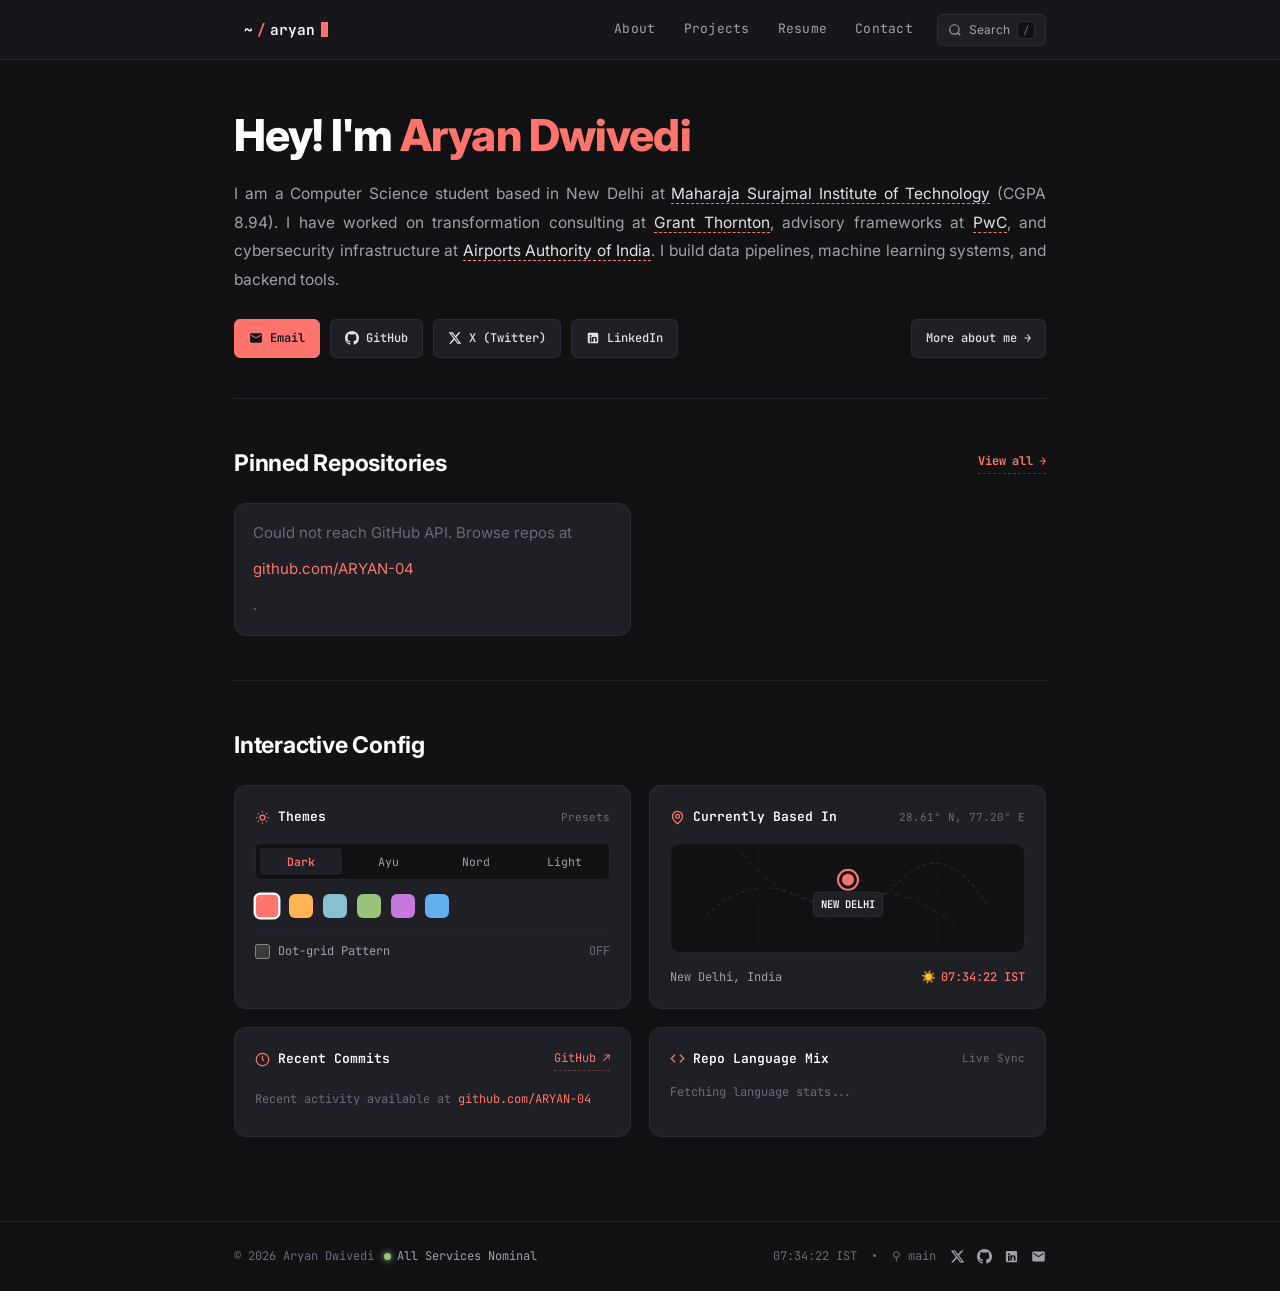
<file: index.html>
<!DOCTYPE html>
<html lang="en">
<head>
  <meta charset="UTF-8">
  <meta name="viewport" content="width=device-width, initial-scale=1.0">
  <title>Aryan Dwivedi | Portfolio</title>
  <meta name="description" content="Portfolio of Aryan Dwivedi. B.Tech CSE (AI/ML) student, New Delhi. Exploring data pipelines, machine learning, and developer tooling.">
  <meta name="author" content="Aryan Dwivedi">
  <meta name="keywords" content="Aryan Dwivedi, Machine Learning, Python, Golang, Data Engineering, Software Engineer, Portfolio, MSIT">
  <meta name="theme-color" content="#121215">
  <meta name="color-scheme" content="dark light">
  <link rel="canonical" href="https://aryan-04.github.io/">
  <link rel="icon" type="image/svg+xml" href="cat.svg">
  <link rel="preconnect" href="https://api.github.com">

  <!-- Open Graph / Facebook / LinkedIn / WhatsApp -->
  <meta property="og:type" content="website">
  <meta property="og:site_name" content="Aryan Dwivedi">
  <meta property="og:title" content="Aryan Dwivedi | Developer Portfolio">
  <meta property="og:description" content="B.Tech CSE (AI/ML) student specializing in data engineering, machine learning pipelines, and backend tooling.">
  <meta property="og:url" content="https://aryan-04.github.io/">
  <meta property="og:image" content="https://aryan-04.github.io/cat.svg">

  <!-- Twitter / X Cards -->
  <meta name="twitter:card" content="summary">
  <meta name="twitter:site" content="@aryand208">
  <meta name="twitter:creator" content="@aryand208">
  <meta name="twitter:title" content="Aryan Dwivedi | Developer Portfolio">
  <meta name="twitter:description" content="B.Tech CSE (AI/ML) student specializing in data engineering, machine learning pipelines, and backend tooling.">
  <meta name="twitter:image" content="https://aryan-04.github.io/cat.svg">

  <!-- JSON-LD Structured Data for Google Knowledge Graph -->
  <script type="application/ld+json">
  {
    "@context": "https://schema.org",
    "@type": "Person",
    "name": "Aryan Dwivedi",
    "url": "https://aryan-04.github.io/",
    "jobTitle": "Software & Machine Learning Engineer",
    "affiliation": {
      "@type": "EducationalOrganization",
      "name": "Maharaja Surajmal Institute of Technology"
    },
    "sameAs": [
      "https://github.com/ARYAN-04",
      "https://x.com/aryand208",
      "https://linkedin.com/in/aryan-dwivedi-5905a51ba/"
    ],
    "knowsAbout": [
      "Python",
      "Golang",
      "Machine Learning",
      "Data Engineering",
      "SQL",
      "Docker",
      "Cloud Infrastructure"
    ]
  }
  </script>

  <link rel="stylesheet" href="style.css">
</head>
<body>

  <!-- Navigation -->
  <header class="top-nav">
    <div class="shell nav-inner">
      <a href="./" class="nav-prompt">
        <span>~</span><span class="slash">/</span><span>aryan</span><span class="cursor-blink"></span>
      </a>
      <div class="nav-right">
        <nav class="main-links" aria-label="Main Navigation">
          <a href="about">About</a>
          <a href="projects">Projects</a>
          <a href="resume">Resume</a>
          <a href="contact">Contact</a>
        </nav>
        <button class="search-trigger" id="palette-trigger" aria-label="Open command palette">
          <svg width="14" height="14" viewBox="0 0 24 24" fill="none" stroke="currentColor" stroke-width="2"><circle cx="11" cy="11" r="8"/><path d="m21 21-4.3-4.3"/></svg>
          <span class="search-label">Search</span>
          <kbd>/</kbd>
        </button>
      </div>
    </div>
  </header>

  <main class="shell">

    <!-- Hero Section -->
    <section class="hero">
      <h1 class="hero-title">Hey! I'm <span class="accent">Aryan Dwivedi</span></h1>
      <p class="hero-lead">
        I am a Computer Science student based in New Delhi at <a href="https://msit.in" target="_blank" rel="noopener">Maharaja Surajmal Institute of Technology</a> (CGPA 8.94). I have worked on transformation consulting at <a href="https://www.grantthornton.in" target="_blank" rel="noopener">Grant Thornton</a>, advisory frameworks at <a href="https://www.pwc.in" target="_blank" rel="noopener">PwC</a>, and cybersecurity infrastructure at <a href="https://www.aai.aero" target="_blank" rel="noopener">Airports Authority of India</a>. I build data pipelines, machine learning systems, and backend tools.
      </p>

      <div class="hero-actions">
        <a href="mailto:aryandwivedi208@gmail.com" class="btn primary">
          <svg viewBox="0 0 24 24" fill="currentColor"><path d="M20 4H4c-1.1 0-2 .9-2 2v12c0 1.1.9 2 2 2h16c1.1 0 2-.9 2-2V6c0-1.1-.9-2-2-2zm0 4l-8 5-8-5V6l8 5 8-5v2z"/></svg>
          <span>Email</span>
        </a>
        <a href="https://github.com/ARYAN-04" target="_blank" rel="noopener" class="btn">
          <svg viewBox="0 0 24 24" fill="currentColor"><path d="M12 0C5.37 0 0 5.37 0 12c0 5.31 3.435 9.795 8.205 11.385.6.105.825-.255.825-.57 0-.285-.015-1.23-.015-2.235-3.015.555-3.795-.735-4.035-1.41-.135-.345-.72-1.41-1.23-1.695-.42-.225-1.02-.78-.015-.795.945-.015 1.62.87 1.845 1.23 1.08 1.815 2.805 1.305 3.495.99.105-.78.42-1.305.765-1.605-2.67-.3-5.46-1.335-5.46-5.925 0-1.305.465-2.385 1.23-3.225-.12-.3-.54-1.53.12-3.18 0 0 1.005-.315 3.3 1.23.96-.27 1.98-.405 3-.405s2.04.135 3 .405c2.295-1.56 3.3-1.23 3.3-1.23.66 1.65.24 2.88.12 3.18.765.84 1.23 1.905 1.23 3.225 0 4.605-2.805 5.625-5.475 5.925.435.375.81 1.095.81 2.22 0 1.605-.015 2.895-.015 3.3 0 .315.225.69.825.57A12.02 12.02 0 0 0 24 12c0-6.63-5.37-12-12-12z"/></svg>
          <span>GitHub</span>
        </a>
        <a href="https://x.com/aryand208" target="_blank" rel="noopener" class="btn">
          <svg viewBox="0 0 24 24" fill="currentColor"><path d="M18.244 2.25h3.308l-7.227 8.26 8.502 11.24H16.17l-5.214-6.817L4.99 21.75H1.68l7.73-8.835L1.254 2.25H8.08l4.713 6.231zm-1.161 17.52h1.833L7.084 4.126H5.117z"/></svg>
          <span>X (Twitter)</span>
        </a>
        <a href="https://linkedin.com/in/aryan-dwivedi-5905a51ba/" target="_blank" rel="noopener" class="btn">
          <svg viewBox="0 0 24 24" fill="currentColor"><path d="M19 3a2 2 0 0 1 2 2v14a2 2 0 0 1-2 2H5a2 2 0 0 1-2-2V5a2 2 0 0 1 2-2h14m-.5 15.5v-5.3a3.26 3.26 0 0 0-3.26-3.26c-.85 0-1.84.52-2.28 1.3v-1.11h-2.79v8.37h2.79v-4.93c0-.77.62-1.4 1.39-1.4a1.4 1.4 0 0 1 1.4 1.4v4.93h2.75M6.46 10.9v8.37H9.2V10.9H6.46M7.83 6.64a1.64 1.64 0 1 0 0 3.28 1.64 1.64 0 0 0 0-3.28z"/></svg>
          <span>LinkedIn</span>
        </a>
        <a href="about" class="btn" style="margin-left:auto;">More about me &rarr;</a>
      </div>
    </section>

    <!-- Dynamic Repos Section (Limited to 2) -->
    <section>
      <h2 class="section-heading">
        <span>Pinned Repositories</span>
        <a href="projects" class="section-sublink">View all &rarr;</a>
      </h2>

      <div class="projects-grid" id="pinned-repos-grid">
        <div class="term-card">
          <div class="term-body" style="font-family:var(--mono);font-size:13px;color:var(--text-muted);">
            Connecting to GitHub API to track repositories...
          </div>
        </div>
      </div>
    </section>

    <!-- Expanded Bento Section: Theme Picker & Location Widgets -->
    <section>
      <h2 class="section-heading">Interactive Config</h2>

      <div class="bento-row">
        
        <!-- Expanded Theme Picker Widget -->
        <div class="bento-card" id="theme-picker-widget">
          <!-- Populated by main.js -->
        </div>

        <!-- Expanded Location Widget -->
        <div class="bento-card">
          <div class="bento-header">
            <div class="bento-title">
              <svg viewBox="0 0 24 24" fill="none" stroke="currentColor" stroke-width="2"><path d="M20 10c0 6-8 12-8 12s-8-6-8-12a8 8 0 0 1 16 0Z"/><circle cx="12" cy="10" r="3"/></svg>
              Currently Based In
            </div>
            <span style="font-family:var(--mono);font-size:11px;color:var(--text-muted);">28.61° N, 77.20° E</span>
          </div>

          <div class="location-map-container">
            <svg class="location-map-svg" viewBox="0 0 400 120" xmlns="http://www.w3.org/2000/svg">
              <defs>
                <pattern id="grid" width="20" height="20" patternUnits="userSpaceOnUse">
                  <path d="M 20 0 L 0 0 0 20" fill="none" stroke="var(--border)" stroke-width="0.75"/>
                </pattern>
              </defs>
              <rect width="100%" height="100%" fill="url(#grid)" />
              <path d="M 40,80 Q 90,30 150,60 T 260,40 T 360,70" fill="none" stroke="var(--accent)" stroke-width="1.5" stroke-dasharray="4 4" opacity="0.4"/>
              <path d="M 80,10 Q 140,80 200,60 T 320,90" fill="none" stroke="var(--blue)" stroke-width="1.5" stroke-dasharray="6 6" opacity="0.3"/>
            </svg>
            <div class="location-marker">
              <div class="marker-pulse"></div>
              <div class="marker-tag">NEW DELHI</div>
            </div>
          </div>

          <div class="location-footer">
            <span>New Delhi, India</span>
            <span class="live-clock">
              <span class="live-clock-icon">☀️</span>
              <span class="live-clock-time">19:25:00 IST</span>
            </span>
          </div>
        </div>

      </div>

      <!-- Activity & Language Mix Row -->
      <div class="activity-grid">
        <div class="activity-card">
          <div class="bento-header">
            <div class="bento-title">
              <svg viewBox="0 0 24 24" fill="none" stroke="currentColor" stroke-width="2"><circle cx="12" cy="12" r="10"/><polyline points="12 6 12 12 14 14"/></svg>
              Recent Commits
            </div>
            <a href="https://github.com/ARYAN-04" target="_blank" rel="noopener" class="section-sublink">GitHub ↗</a>
          </div>
          <div class="commit-list" id="recent-commits-list">
            <div class="commit-item" style="color:var(--text-muted);font-family:var(--mono);">
              Fetching latest GitHub commits...
            </div>
          </div>
        </div>

        <div class="activity-card">
          <div class="bento-header">
            <div class="bento-title">
              <svg viewBox="0 0 24 24" fill="none" stroke="currentColor" stroke-width="2"><polyline points="16 18 22 12 16 6"/><polyline points="8 6 2 12 8 18"/></svg>
              Repo Language Mix
            </div>
            <span style="font-family:var(--mono);font-size:11px;color:var(--text-muted);">Live Sync</span>
          </div>
          <div id="lang-bar-container">
            <div style="font-family:var(--mono);font-size:12px;color:var(--text-muted);">Fetching language stats...</div>
          </div>
        </div>
      </div>
    </section>

  </main>

  <!-- Footer -->
  <footer class="bottom-bar">
    <div class="shell footer-inner">
      <div class="footer-left">
        <span>&copy; 2026 Aryan Dwivedi</span>
        <span class="status-indicator">
          <span class="status-dot"></span>
          All Services Nominal
        </span>
      </div>
      <div class="footer-right">
        <span class="live-clock-time">IST</span>
        <span>&bull;</span>
        <span style="font-family:var(--mono);">⚲ main</span>
        <div class="footer-socials">
          <a href="https://x.com/aryand208" target="_blank" rel="noopener" title="X (@aryand208)">
            <svg viewBox="0 0 24 24" fill="currentColor"><path d="M18.244 2.25h3.308l-7.227 8.26 8.502 11.24H16.17l-5.214-6.817L4.99 21.75H1.68l7.73-8.835L1.254 2.25H8.08l4.713 6.231zm-1.161 17.52h1.833L7.084 4.126H5.117z"/></svg>
          </a>
          <a href="https://github.com/ARYAN-04" target="_blank" rel="noopener" title="GitHub">
            <svg viewBox="0 0 24 24" fill="currentColor"><path d="M12 0C5.37 0 0 5.37 0 12c0 5.31 3.435 9.795 8.205 11.385.6.105.825-.255.825-.57 0-.285-.015-1.23-.015-2.235-3.015.555-3.795-.735-4.035-1.41-.135-.345-.72-1.41-1.23-1.695-.42-.225-1.02-.78-.015-.795.945-.015 1.62.87 1.845 1.23 1.08 1.815 2.805 1.305 3.495.99.105-.78.42-1.305.765-1.605-2.67-.3-5.46-1.335-5.46-5.925 0-1.305.465-2.385 1.23-3.225-.12-.3-.54-1.53.12-3.18 0 0 1.005-.315 3.3 1.23.96-.27 1.98-.405 3-.405s2.04.135 3 .405c2.295-1.56 3.3-1.23 3.3-1.23.66 1.65.24 2.88.12 3.18.765.84 1.23 1.905 1.23 3.225 0 4.605-2.805 5.625-5.475 5.925.435.375.81 1.095.81 2.22 0 1.605-.015 2.895-.015 3.3 0 .315.225.69.825.57A12.02 12.02 0 0 0 24 12c0-6.63-5.37-12-12-12z"/></svg>
          </a>
          <a href="https://linkedin.com/in/aryan-dwivedi-5905a51ba/" target="_blank" rel="noopener" title="LinkedIn">
            <svg viewBox="0 0 24 24" fill="currentColor"><path d="M19 3a2 2 0 0 1 2 2v14a2 2 0 0 1-2 2H5a2 2 0 0 1-2-2V5a2 2 0 0 1 2-2h14m-.5 15.5v-5.3a3.26 3.26 0 0 0-3.26-3.26c-.85 0-1.84.52-2.28 1.3v-1.11h-2.79v8.37h2.79v-4.93c0-.77.62-1.4 1.39-1.4a1.4 1.4 0 0 1 1.4 1.4v4.93h2.75M6.46 10.9v8.37H9.2V10.9H6.46M7.83 6.64a1.64 1.64 0 1 0 0 3.28 1.64 1.64 0 0 0 0-3.28z"/></svg>
          </a>
          <a href="mailto:aryandwivedi208@gmail.com" title="Email">
            <svg viewBox="0 0 24 24" fill="currentColor"><path d="M20 4H4c-1.1 0-2 .9-2 2v12c0 1.1.9 2 2 2h16c1.1 0 2-.9 2-2V6c0-1.1-.9-2-2-2zm0 4l-8 5-8-5V6l8 5 8-5v2z"/></svg>
          </a>
        </div>
      </div>
    </div>
  </footer>

  <script src="main.js"></script>
</body>
</html>
</file>
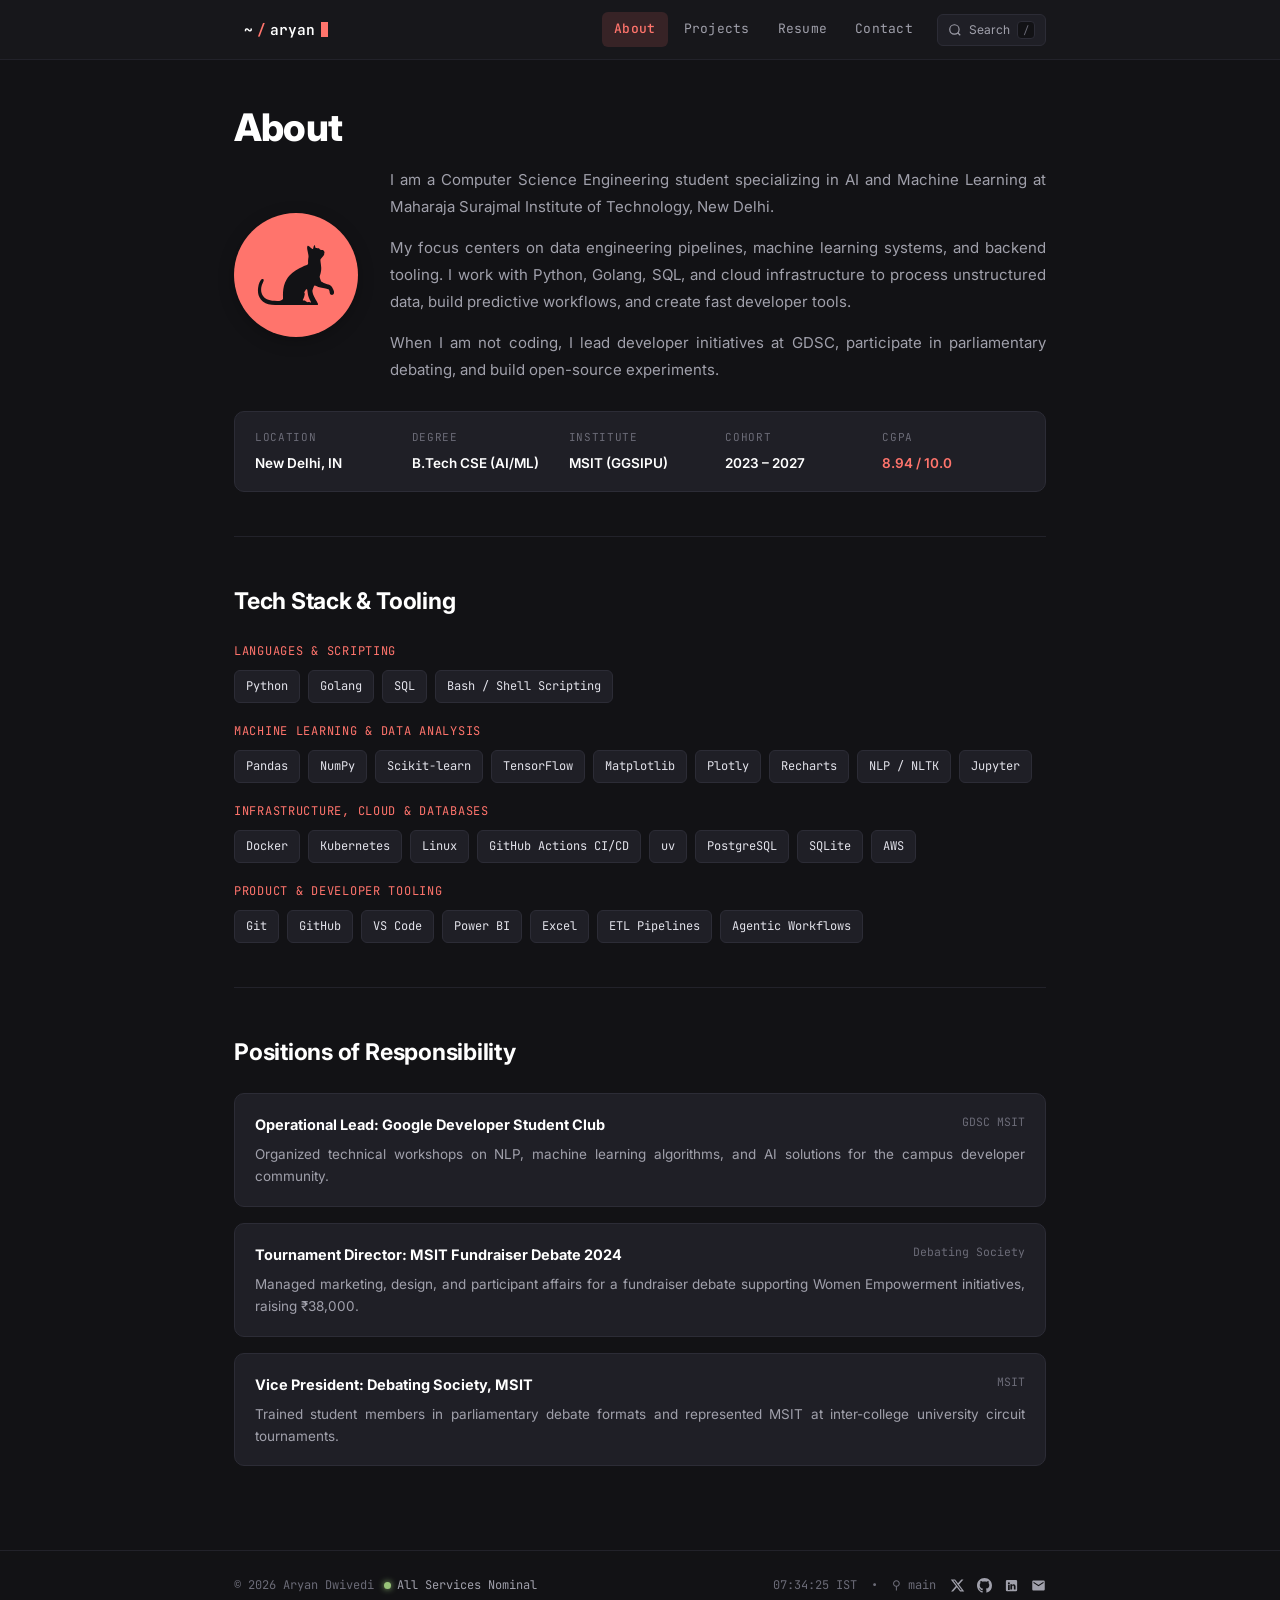
<file: about.html>
<!DOCTYPE html>
<html lang="en">
<head>
  <meta charset="UTF-8">
  <meta name="viewport" content="width=device-width, initial-scale=1.0">
  <title>About | Aryan Dwivedi</title>
  <meta name="description" content="Background, focus, education at MSIT, and technical stack of Aryan Dwivedi.">
  <meta name="theme-color" content="#121215">
  <meta name="color-scheme" content="dark light">
  <link rel="canonical" href="https://aryan-04.github.io/about.html">
  <link rel="icon" type="image/svg+xml" href="cat.svg">

  <!-- Open Graph -->
  <meta property="og:type" content="profile">
  <meta property="og:site_name" content="Aryan Dwivedi">
  <meta property="og:title" content="About | Aryan Dwivedi">
  <meta property="og:description" content="Background, education, machine learning competencies, and leadership experience of Aryan Dwivedi.">
  <meta property="og:url" content="https://aryan-04.github.io/about.html">
  <meta property="og:image" content="https://aryan-04.github.io/cat.svg">

  <!-- Twitter / X Cards -->
  <meta name="twitter:card" content="summary">
  <meta name="twitter:site" content="@aryand208">
  <meta name="twitter:title" content="About | Aryan Dwivedi">
  <meta name="twitter:description" content="Background, education, machine learning competencies, and leadership experience of Aryan Dwivedi.">
  <meta name="twitter:image" content="https://aryan-04.github.io/cat.svg">

  <!-- Breadcrumb Structured Data -->
  <script type="application/ld+json">
  {
    "@context": "https://schema.org",
    "@type": "BreadcrumbList",
    "itemListElement": [
      {
        "@type": "ListItem",
        "position": 1,
        "name": "Home",
        "item": "https://aryan-04.github.io/"
      },
      {
        "@type": "ListItem",
        "position": 2,
        "name": "About",
        "item": "https://aryan-04.github.io/about.html"
      }
    ]
  }
  </script>

  <link rel="stylesheet" href="style.css">
</head>
<body>

  <!-- Navigation -->
  <header class="top-nav">
    <div class="shell nav-inner">
      <a href="./" class="nav-prompt">
        <span>~</span><span class="slash">/</span><span>aryan</span><span class="cursor-blink"></span>
      </a>
      <div class="nav-right">
        <nav class="main-links" aria-label="Main Navigation">
          <a href="about">About</a>
          <a href="projects">Projects</a>
          <a href="resume">Resume</a>
          <a href="contact">Contact</a>
        </nav>
        <button class="search-trigger" id="palette-trigger" aria-label="Open command palette">
          <svg width="14" height="14" viewBox="0 0 24 24" fill="none" stroke="currentColor" stroke-width="2"><circle cx="11" cy="11" r="8"/><path d="m21 21-4.3-4.3"/></svg>
          <span class="search-label">Search</span>
          <kbd>/</kbd>
        </button>
      </div>
    </div>
  </header>

  <main class="shell">

    <!-- Bio & Details Section -->
    <section>
      <h1 class="page-title">About</h1>

      <!-- Bio Header: Cat Circle + Bio Prose -->
      <div class="bio-top">
        <div class="avatar-circle">
          <svg class="avatar-svg" viewBox="0 0 700 700" fill="none" xmlns="http://www.w3.org/2000/svg">
            <g transform="matrix(1.25 0 0 -1.25 0 700)">
              <g transform="matrix(.96453 0 0 .96453 539.72 165.1)">
                <path
                  fill="currentColor"
                  d="m0 0c-2.338 17.768-19.638 45.355-33.666 50.031-14.027 4.676-55.174 19.17-57.979 25.717-2.805 6.546-11.222 27.119-9.819 33.197 1.403 6.079 12.624 36.471 10.754 64.059-1.87 27.587-7.949 50.03-5.143 56.108 2.805 6.079 25.95 29.907 25.95 35.536 0 8.183 2.338 10.754 2.448 15.355 0.063 2.648-4.963 11.659-8.498 14.284-3.535 2.624-20.835 3.56-24.108 5.898-3.273 2.337-3.772 7.078-8.005 8.023-3.472 0.775-6.958-0.543-10.231-0.075s-6.078 2.338-8.416 1.87c-2.338-0.467-3.624 0.351-5.027 4.56-1.403 4.208-4.208 17.299-5.968 17.649-1.849 0.366-6.773-7.947-7.942-17.299-1.169-9.351-1.557-11.473-5.805-11.698s-27.041 24.266-32.711 23.359-8.709-8.855-3.332-35.04c5.377-26.184 8.65-36.938 6.546-46.758-2.104-9.819-3.273-26.885-2.806-34.367 0.468-7.48 0.468-14.261-1.87-16.365s-105.82-34.863-149.16-104.74c-37.406-60.318-23.379-134.66-26.652-139.34-4.397-6.283-22.883-14.831-37.406-14.963-56.398-0.51-83.601 10.175-99.415 29.415-28.055 34.133-16.833 75.747-7.949 93.983 4.776 9.804 8.637 21.411 8.416 25.716-0.233 4.56-9.39 9.408-16.833 2.338-9.351-8.884-18.968-28.786-22.911-57.512-3.273-23.845-4.767-79.389 52.658-109.37 29.636-15.473 77.15-13.456 123.44-13.456h240.8s7.657 0 7.657 6.442c0 4.793-26.36 47.225-31.503 60.786-5.144 13.559-9.352 30.392-8.417 35.068 0.936 4.675 8.325 31.526 13.748 35.401s18.048-8.282 42.829-12.958c24.782-4.675 52.369-9.351 57.044-13.092 4.676-3.741 7.539-11.84 7.745-16.909 0.204-5.067 3.01-20.964 12.361-22.368 9.351-1.375 21.508 3.768 19.17 21.536m-162.25-74.345c-1.169-2.338-6.546-0.233-10.053 1.169-3.507 1.404-8.183-1.169-13.793-1.402-5.611-0.235-16.366 10.988-20.234 12.682-3.868 1.693-9.458-0.292-12.132 0-2.674 0.29-2.796 3.523-2.796 3.523 7.856 11.296 12.952 33.124 13.887 40.605 0.935 7.482-4.124 13.933-4.124 13.933s10.202 16.226 11.839 19.265c1.636 3.04 6.78 3.273 8.884 1.871 2.104-1.404 5.143-31.094 8.65-46.057 3.507-14.962 18.002-39.276 19.872-45.589"
                />
              </g>
            </g>
          </svg>
        </div>
        <div class="bio-prose">
          <p>
            I am a Computer Science Engineering student specializing in AI and Machine Learning at Maharaja Surajmal Institute of Technology, New Delhi.
          </p>
          <p>
            My focus centers on data engineering pipelines, machine learning systems, and backend tooling. I work with Python, Golang, SQL, and cloud infrastructure to process unstructured data, build predictive workflows, and create fast developer tools.
          </p>
          <p>
            When I am not coding, I lead developer initiatives at GDSC, participate in parliamentary debating, and build open-source experiments.
          </p>
        </div>
      </div>

      <!-- Details Section: Full-Width Facts Grid -->
      <div class="facts-grid">
        <div class="fact-item">
          <span class="fact-k">Location</span>
          <span class="fact-v">New Delhi, IN</span>
        </div>
        <div class="fact-item">
          <span class="fact-k">Degree</span>
          <span class="fact-v">B.Tech CSE (AI/ML)</span>
        </div>
        <div class="fact-item">
          <span class="fact-k">Institute</span>
          <span class="fact-v">MSIT (GGSIPU)</span>
        </div>
        <div class="fact-item">
          <span class="fact-k">Cohort</span>
          <span class="fact-v">2023 – 2027</span>
        </div>
        <div class="fact-item">
          <span class="fact-k">CGPA</span>
          <span class="fact-v" style="color:var(--accent);">8.94 / 10.0</span>
        </div>
      </div>
    </section>

    <!-- Technical Stack -->
    <section>
      <h2 class="section-heading">Tech Stack &amp; Tooling</h2>

      <div class="stack-box">
        <div class="stack-group">
          <span class="stack-title">Languages &amp; Scripting</span>
          <div class="stack-tags">
            <span class="stack-tag">Python</span>
            <span class="stack-tag">Golang</span>
            <span class="stack-tag">SQL</span>
            <span class="stack-tag">Bash / Shell Scripting</span>
          </div>
        </div>

        <div class="stack-group">
          <span class="stack-title">Machine Learning &amp; Data Analysis</span>
          <div class="stack-tags">
            <span class="stack-tag">Pandas</span>
            <span class="stack-tag">NumPy</span>
            <span class="stack-tag">Scikit-learn</span>
            <span class="stack-tag">TensorFlow</span>
            <span class="stack-tag">Matplotlib</span>
            <span class="stack-tag">Plotly</span>
            <span class="stack-tag">Recharts</span>
            <span class="stack-tag">NLP / NLTK</span>
            <span class="stack-tag">Jupyter</span>
          </div>
        </div>

        <div class="stack-group">
          <span class="stack-title">Infrastructure, Cloud &amp; Databases</span>
          <div class="stack-tags">
            <span class="stack-tag">Docker</span>
            <span class="stack-tag">Kubernetes</span>
            <span class="stack-tag">Linux</span>
            <span class="stack-tag">GitHub Actions CI/CD</span>
            <span class="stack-tag">uv</span>
            <span class="stack-tag">PostgreSQL</span>
            <span class="stack-tag">SQLite</span>
            <span class="stack-tag">AWS</span>
          </div>
        </div>

        <div class="stack-group">
          <span class="stack-title">Product &amp; Developer Tooling</span>
          <div class="stack-tags">
            <span class="stack-tag">Git</span>
            <span class="stack-tag">GitHub</span>
            <span class="stack-tag">VS Code</span>
            <span class="stack-tag">Power BI</span>
            <span class="stack-tag">Excel</span>
            <span class="stack-tag">ETL Pipelines</span>
            <span class="stack-tag">Agentic Workflows</span>
          </div>
        </div>
      </div>
    </section>

    <!-- Leadership & PORs -->
    <section class="no-border">
      <h2 class="section-heading">Positions of Responsibility</h2>

      <div class="timeline">
        <div class="timeline-card">
          <div class="timeline-top">
            <span class="timeline-title">Operational Lead: Google Developer Student Club</span>
            <span class="timeline-date">GDSC MSIT</span>
          </div>
          <p class="term-desc">Organized technical workshops on NLP, machine learning algorithms, and AI solutions for the campus developer community.</p>
        </div>

        <div class="timeline-card">
          <div class="timeline-top">
            <span class="timeline-title">Tournament Director: MSIT Fundraiser Debate 2024</span>
            <span class="timeline-date">Debating Society</span>
          </div>
          <p class="term-desc">Managed marketing, design, and participant affairs for a fundraiser debate supporting Women Empowerment initiatives, raising ₹38,000.</p>
        </div>

        <div class="timeline-card">
          <div class="timeline-top">
            <span class="timeline-title">Vice President: Debating Society, MSIT</span>
            <span class="timeline-date">MSIT</span>
          </div>
          <p class="term-desc">Trained student members in parliamentary debate formats and represented MSIT at inter-college university circuit tournaments.</p>
        </div>
      </div>
    </section>

  </main>

  <!-- Footer -->
  <footer class="bottom-bar">
    <div class="shell footer-inner">
      <div class="footer-left">
        <span>&copy; 2026 Aryan Dwivedi</span>
        <span class="status-indicator">
          <span class="status-dot"></span>
          All Services Nominal
        </span>
      </div>
      <div class="footer-right">
        <span class="live-clock-time">IST</span>
        <span>&bull;</span>
        <span style="font-family:var(--mono);">⚲ main</span>
        <div class="footer-socials">
          <a href="https://x.com/aryand208" target="_blank" rel="noopener" title="X (@aryand208)">
            <svg viewBox="0 0 24 24" fill="currentColor"><path d="M18.244 2.25h3.308l-7.227 8.26 8.502 11.24H16.17l-5.214-6.817L4.99 21.75H1.68l7.73-8.835L1.254 2.25H8.08l4.713 6.231zm-1.161 17.52h1.833L7.084 4.126H5.117z"/></svg>
          </a>
          <a href="https://github.com/ARYAN-04" target="_blank" rel="noopener" title="GitHub">
            <svg viewBox="0 0 24 24" fill="currentColor"><path d="M12 0C5.37 0 0 5.37 0 12c0 5.31 3.435 9.795 8.205 11.385.6.105.825-.255.825-.57 0-.285-.015-1.23-.015-2.235-3.015.555-3.795-.735-4.035-1.41-.135-.345-.72-1.41-1.23-1.695-.42-.225-1.02-.78-.015-.795.945-.015 1.62.87 1.845 1.23 1.08 1.815 2.805 1.305 3.495.99.105-.78.42-1.305.765-1.605-2.67-.3-5.46-1.335-5.46-5.925 0-1.305.465-2.385 1.23-3.225-.12-.3-.54-1.53.12-3.18 0 0 1.005-.315 3.3 1.23.96-.27 1.98-.405 3-.405s2.04.135 3 .405c2.295-1.56 3.3-1.23 3.3-1.23.66 1.65.24 2.88.12 3.18.765.84 1.23 1.905 1.23 3.225 0 4.605-2.805 5.625-5.475 5.925.435.375.81 1.095.81 2.22 0 1.605-.015 2.895-.015 3.3 0 .315.225.69.825.57A12.02 12.02 0 0 0 24 12c0-6.63-5.37-12-12-12z"/></svg>
          </a>
          <a href="https://linkedin.com/in/aryan-dwivedi-5905a51ba/" target="_blank" rel="noopener" title="LinkedIn">
            <svg viewBox="0 0 24 24" fill="currentColor"><path d="M19 3a2 2 0 0 1 2 2v14a2 2 0 0 1-2 2H5a2 2 0 0 1-2-2V5a2 2 0 0 1 2-2h14m-.5 15.5v-5.3a3.26 3.26 0 0 0-3.26-3.26c-.85 0-1.84.52-2.28 1.3v-1.11h-2.79v8.37h2.79v-4.93c0-.77.62-1.4 1.39-1.4a1.4 1.4 0 0 1 1.4 1.4v4.93h2.75M6.46 10.9v8.37H9.2V10.9H6.46M7.83 6.64a1.64 1.64 0 1 0 0 3.28 1.64 1.64 0 0 0 0-3.28z"/></svg>
          </a>
          <a href="mailto:aryandwivedi208@gmail.com" title="Email">
            <svg viewBox="0 0 24 24" fill="currentColor"><path d="M20 4H4c-1.1 0-2 .9-2 2v12c0 1.1.9 2 2 2h16c1.1 0 2-.9 2-2V6c0-1.1-.9-2-2-2zm0 4l-8 5-8-5V6l8 5 8-5v2z"/></svg>
          </a>
        </div>
      </div>
    </div>
  </footer>

  <script src="main.js"></script>
</body>
</html>
</file>
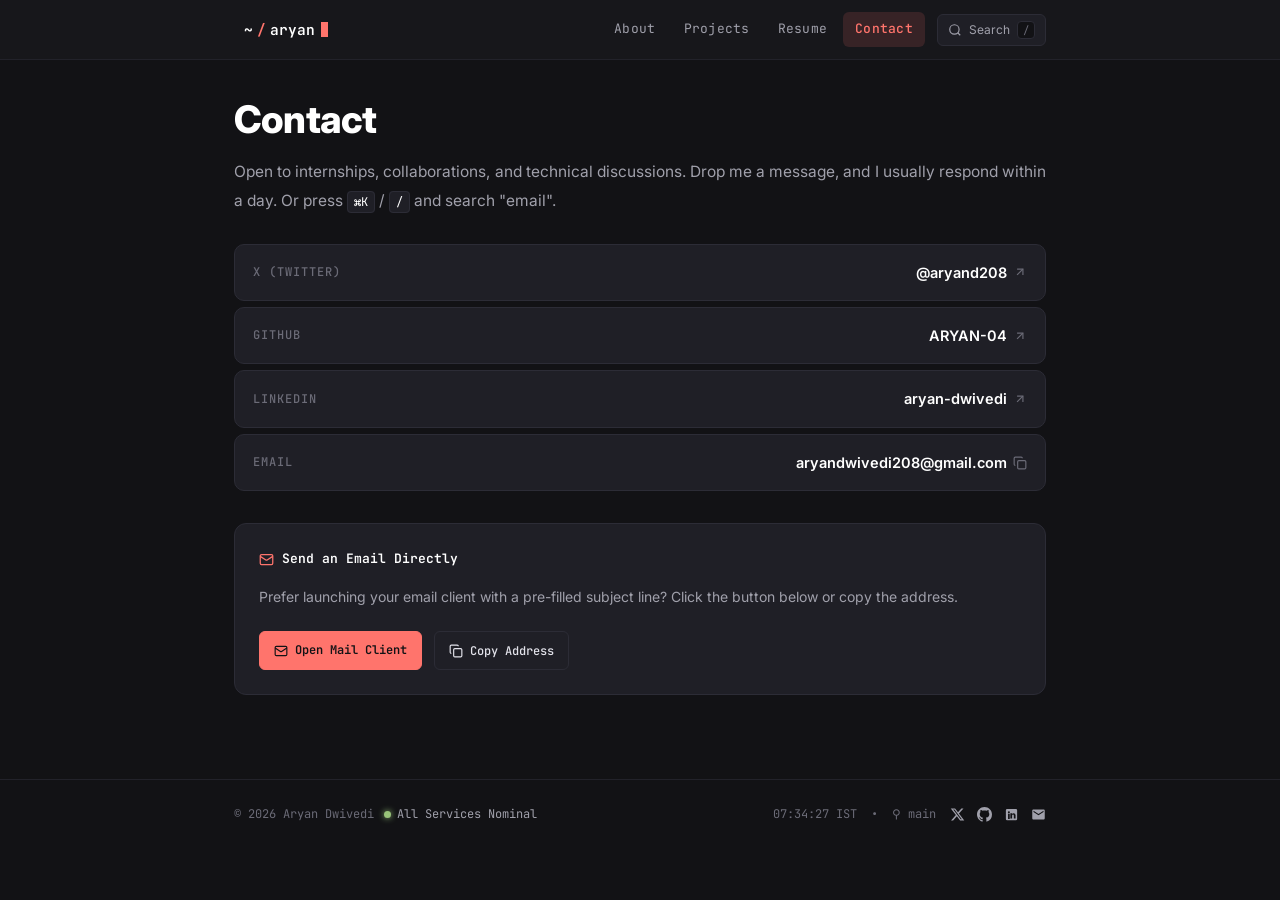
<file: contact.html>
<!DOCTYPE html>
<html lang="en">
<head>
  <meta charset="UTF-8">
  <meta name="viewport" content="width=device-width, initial-scale=1.0">
  <title>Contact | Aryan Dwivedi</title>
  <meta name="description" content="Get in touch with Aryan Dwivedi. Open to internships, ML/backend projects, and conversations.">
  <meta name="theme-color" content="#121215">
  <meta name="color-scheme" content="dark light">
  <link rel="canonical" href="https://aryan-04.github.io/contact.html">
  <link rel="icon" type="image/svg+xml" href="cat.svg">

  <!-- Open Graph -->
  <meta property="og:type" content="website">
  <meta property="og:site_name" content="Aryan Dwivedi">
  <meta property="og:title" content="Contact | Aryan Dwivedi">
  <meta property="og:description" content="Reach out to Aryan Dwivedi via Email, GitHub, LinkedIn, or X (@aryand208).">
  <meta property="og:url" content="https://aryan-04.github.io/contact.html">
  <meta property="og:image" content="https://aryan-04.github.io/cat.svg">

  <!-- Twitter / X Cards -->
  <meta name="twitter:card" content="summary">
  <meta name="twitter:site" content="@aryand208">
  <meta name="twitter:title" content="Contact | Aryan Dwivedi">
  <meta name="twitter:description" content="Reach out to Aryan Dwivedi via Email, GitHub, LinkedIn, or X (@aryand208).">
  <meta name="twitter:image" content="https://aryan-04.github.io/cat.svg">

  <!-- Breadcrumb Structured Data -->
  <script type="application/ld+json">
  {
    "@context": "https://schema.org",
    "@type": "BreadcrumbList",
    "itemListElement": [
      {
        "@type": "ListItem",
        "position": 1,
        "name": "Home",
        "item": "https://aryan-04.github.io/"
      },
      {
        "@type": "ListItem",
        "position": 2,
        "name": "Contact",
        "item": "https://aryan-04.github.io/contact.html"
      }
    ]
  }
  </script>

  <link rel="stylesheet" href="style.css">
</head>
<body>

  <!-- Navigation -->
  <header class="top-nav">
    <div class="shell nav-inner">
      <a href="./" class="nav-prompt">
        <span>~</span><span class="slash">/</span><span>aryan</span><span class="cursor-blink"></span>
      </a>
      <div class="nav-right">
        <nav class="main-links" aria-label="Main Navigation">
          <a href="about">About</a>
          <a href="projects">Projects</a>
          <a href="resume">Resume</a>
          <a href="contact">Contact</a>
        </nav>
        <button class="search-trigger" id="palette-trigger" aria-label="Open command palette">
          <svg width="14" height="14" viewBox="0 0 24 24" fill="none" stroke="currentColor" stroke-width="2"><circle cx="11" cy="11" r="8"/><path d="m21 21-4.3-4.3"/></svg>
          <span class="search-label">Search</span>
          <kbd>/</kbd>
        </button>
      </div>
    </div>
  </header>

  <main class="shell">

    <!-- Contact Section -->
    <section class="contact-section no-border">
      <h1 class="page-title">Contact</h1>

      <p class="contact-lead">
        Open to internships, collaborations, and technical discussions. Drop me a message, and I usually respond within a day. Or press <kbd style="font-family:var(--mono);font-size:12px;background:var(--panel);border:1px solid var(--border);border-radius:4px;padding:2px 6px;color:var(--text-bright);">⌘K</kbd> / <kbd style="font-family:var(--mono);font-size:12px;background:var(--panel);border:1px solid var(--border);border-radius:4px;padding:2px 6px;color:var(--text-bright);">/</kbd> and search "email".
      </p>

      <div class="contact-links-list">

        <!-- X / Twitter -->
        <a href="https://x.com/aryand208" target="_blank" rel="noopener" class="contact-row-btn">
          <span class="contact-k">X (Twitter)</span>
          <span class="contact-v">
            @aryand208
            <svg viewBox="0 0 24 24" fill="none" stroke="currentColor" stroke-width="2"><path d="M7 17L17 7"/><path d="M7 7h10v10"/></svg>
          </span>
        </a>

        <!-- GitHub -->
        <a href="https://github.com/ARYAN-04" target="_blank" rel="noopener" class="contact-row-btn">
          <span class="contact-k">GitHub</span>
          <span class="contact-v">
            ARYAN-04
            <svg viewBox="0 0 24 24" fill="none" stroke="currentColor" stroke-width="2"><path d="M7 17L17 7"/><path d="M7 7h10v10"/></svg>
          </span>
        </a>

        <!-- LinkedIn -->
        <a href="https://linkedin.com/in/aryan-dwivedi-5905a51ba/" target="_blank" rel="noopener" class="contact-row-btn">
          <span class="contact-k">LinkedIn</span>
          <span class="contact-v">
            aryan-dwivedi
            <svg viewBox="0 0 24 24" fill="none" stroke="currentColor" stroke-width="2"><path d="M7 17L17 7"/><path d="M7 7h10v10"/></svg>
          </span>
        </a>

        <!-- Email -->
        <div class="contact-row-btn" data-action="copy-email">
          <span class="contact-k">Email</span>
          <span class="contact-v">
            aryandwivedi208@gmail.com
            <svg viewBox="0 0 24 24" fill="none" stroke="currentColor" stroke-width="2"><rect width="14" height="14" x="8" y="8" rx="2" ry="2"/><path d="M4 16c-1.1 0-2-.9-2-2V4c0-1.1.9-2 2-2h10c1.1 0 2 .9 2 2"/></svg>
          </span>
        </div>

      </div>

      <!-- Direct Email Trigger -->
      <div class="bento-card" style="margin-top: 32px; padding: 24px;">
        <div class="bento-title">
          <svg viewBox="0 0 24 24" fill="none" stroke="currentColor" stroke-width="2"><rect width="20" height="16" x="2" y="4" rx="2"/><path d="m22 7-8.97 5.7a1.94 1.94 0 0 1-2.06 0L2 7"/></svg>
          Send an Email Directly
        </div>
        <p style="color:var(--text-dim);font-size:14px;">
          Prefer launching your email client with a pre-filled subject line? Click the button below or copy the address.
        </p>
        <div style="display:flex;gap:12px;flex-wrap:wrap;margin-top:8px;">
          <a href="mailto:aryandwivedi208@gmail.com?subject=Hello%20Aryan%20-%20Opportunity%20/%20Inquiry" class="btn primary">
            <svg viewBox="0 0 24 24" fill="none" stroke="currentColor" stroke-width="2"><rect width="20" height="16" x="2" y="4" rx="2"/><path d="m22 7-8.97 5.7a1.94 1.94 0 0 1-2.06 0L2 7"/></svg>
            Open Mail Client
          </a>
          <button class="btn" data-action="copy-email">
            <svg viewBox="0 0 24 24" fill="none" stroke="currentColor" stroke-width="2"><rect width="14" height="14" x="8" y="8" rx="2" ry="2"/><path d="M4 16c-1.1 0-2-.9-2-2V4c0-1.1.9-2 2-2h10c1.1 0 2 .9 2 2"/></svg>
            Copy Address
          </button>
        </div>
      </div>
    </section>

  </main>

  <!-- Footer -->
  <footer class="bottom-bar">
    <div class="shell footer-inner">
      <div class="footer-left">
        <span>&copy; 2026 Aryan Dwivedi</span>
        <span class="status-indicator">
          <span class="status-dot"></span>
          All Services Nominal
        </span>
      </div>
      <div class="footer-right">
        <span class="live-clock-time">IST</span>
        <span>&bull;</span>
        <span style="font-family:var(--mono);">⚲ main</span>
        <div class="footer-socials">
          <a href="https://x.com/aryand208" target="_blank" rel="noopener" title="X (@aryand208)">
            <svg viewBox="0 0 24 24" fill="currentColor"><path d="M18.244 2.25h3.308l-7.227 8.26 8.502 11.24H16.17l-5.214-6.817L4.99 21.75H1.68l7.73-8.835L1.254 2.25H8.08l4.713 6.231zm-1.161 17.52h1.833L7.084 4.126H5.117z"/></svg>
          </a>
          <a href="https://github.com/ARYAN-04" target="_blank" rel="noopener" title="GitHub">
            <svg viewBox="0 0 24 24" fill="currentColor"><path d="M12 0C5.37 0 0 5.37 0 12c0 5.31 3.435 9.795 8.205 11.385.6.105.825-.255.825-.57 0-.285-.015-1.23-.015-2.235-3.015.555-3.795-.735-4.035-1.41-.135-.345-.72-1.41-1.23-1.695-.42-.225-1.02-.78-.015-.795.945-.015 1.62.87 1.845 1.23 1.08 1.815 2.805 1.305 3.495.99.105-.78.42-1.305.765-1.605-2.67-.3-5.46-1.335-5.46-5.925 0-1.305.465-2.385 1.23-3.225-.12-.3-.54-1.53.12-3.18 0 0 1.005-.315 3.3 1.23.96-.27 1.98-.405 3-.405s2.04.135 3 .405c2.295-1.56 3.3-1.23 3.3-1.23.66 1.65.24 2.88.12 3.18.765.84 1.23 1.905 1.23 3.225 0 4.605-2.805 5.625-5.475 5.925.435.375.81 1.095.81 2.22 0 1.605-.015 2.895-.015 3.3 0 .315.225.69.825.57A12.02 12.02 0 0 0 24 12c0-6.63-5.37-12-12-12z"/></svg>
          </a>
          <a href="https://linkedin.com/in/aryan-dwivedi-5905a51ba/" target="_blank" rel="noopener" title="LinkedIn">
            <svg viewBox="0 0 24 24" fill="currentColor"><path d="M19 3a2 2 0 0 1 2 2v14a2 2 0 0 1-2 2H5a2 2 0 0 1-2-2V5a2 2 0 0 1 2-2h14m-.5 15.5v-5.3a3.26 3.26 0 0 0-3.26-3.26c-.85 0-1.84.52-2.28 1.3v-1.11h-2.79v8.37h2.79v-4.93c0-.77.62-1.4 1.39-1.4a1.4 1.4 0 0 1 1.4 1.4v4.93h2.75M6.46 10.9v8.37H9.2V10.9H6.46M7.83 6.64a1.64 1.64 0 1 0 0 3.28 1.64 1.64 0 0 0 0-3.28z"/></svg>
          </a>
          <a href="mailto:aryandwivedi208@gmail.com" title="Email">
            <svg viewBox="0 0 24 24" fill="currentColor"><path d="M20 4H4c-1.1 0-2 .9-2 2v12c0 1.1.9 2 2 2h16c1.1 0 2-.9 2-2V6c0-1.1-.9-2-2-2zm0 4l-8 5-8-5V6l8 5 8-5v2z"/></svg>
          </a>
        </div>
      </div>
    </div>
  </footer>

  <script src="main.js"></script>
</body>
</html>
</file>
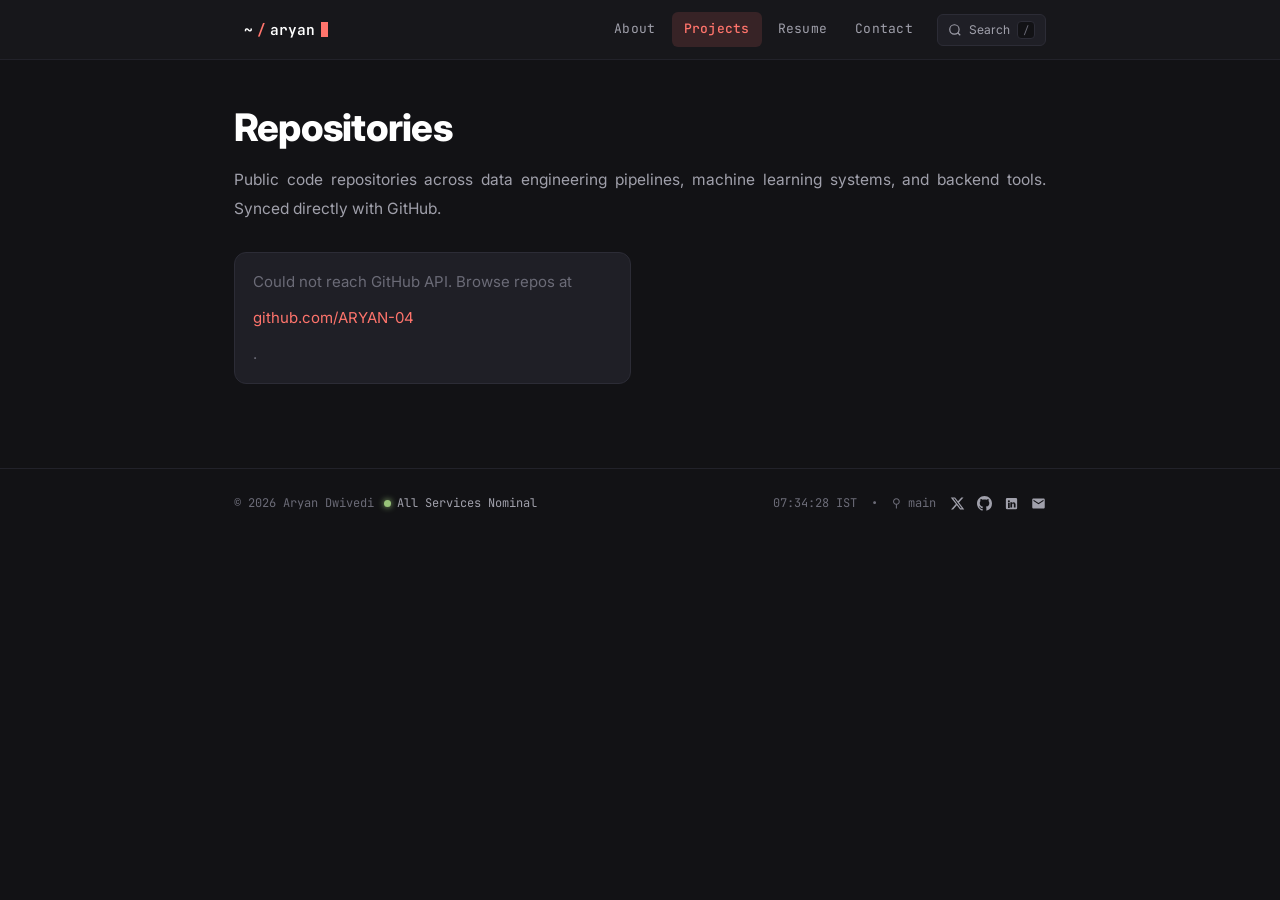
<file: projects.html>
<!DOCTYPE html>
<html lang="en">
<head>
  <meta charset="UTF-8">
  <meta name="viewport" content="width=device-width, initial-scale=1.0">
  <title>Projects | Aryan Dwivedi</title>
  <meta name="description" content="Software, machine learning systems, data engineering pipelines, and GitHub repositories built by Aryan Dwivedi.">
  <meta name="theme-color" content="#121215">
  <meta name="color-scheme" content="dark light">
  <link rel="canonical" href="https://aryan-04.github.io/projects.html">
  <link rel="icon" type="image/svg+xml" href="cat.svg">
  <link rel="preconnect" href="https://api.github.com">

  <!-- Open Graph -->
  <meta property="og:type" content="website">
  <meta property="og:site_name" content="Aryan Dwivedi">
  <meta property="og:title" content="Projects | Aryan Dwivedi">
  <meta property="og:description" content="Open-source repositories, machine learning models, and developer tools built by Aryan Dwivedi.">
  <meta property="og:url" content="https://aryan-04.github.io/projects.html">
  <meta property="og:image" content="https://aryan-04.github.io/cat.svg">

  <!-- Twitter / X Cards -->
  <meta name="twitter:card" content="summary">
  <meta name="twitter:site" content="@aryand208">
  <meta name="twitter:title" content="Projects | Aryan Dwivedi">
  <meta name="twitter:description" content="Open-source repositories, machine learning models, and developer tools built by Aryan Dwivedi.">
  <meta name="twitter:image" content="https://aryan-04.github.io/cat.svg">

  <!-- Breadcrumb Structured Data -->
  <script type="application/ld+json">
  {
    "@context": "https://schema.org",
    "@type": "BreadcrumbList",
    "itemListElement": [
      {
        "@type": "ListItem",
        "position": 1,
        "name": "Home",
        "item": "https://aryan-04.github.io/"
      },
      {
        "@type": "ListItem",
        "position": 2,
        "name": "Projects",
        "item": "https://aryan-04.github.io/projects.html"
      }
    ]
  }
  </script>

  <link rel="stylesheet" href="style.css">
</head>
<body>

  <!-- Navigation -->
  <header class="top-nav">
    <div class="shell nav-inner">
      <a href="./" class="nav-prompt">
        <span>~</span><span class="slash">/</span><span>aryan</span><span class="cursor-blink"></span>
      </a>
      <div class="nav-right">
        <nav class="main-links" aria-label="Main Navigation">
          <a href="about">About</a>
          <a href="projects">Projects</a>
          <a href="resume">Resume</a>
          <a href="contact">Contact</a>
        </nav>
        <button class="search-trigger" id="palette-trigger" aria-label="Open command palette">
          <svg width="14" height="14" viewBox="0 0 24 24" fill="none" stroke="currentColor" stroke-width="2"><circle cx="11" cy="11" r="8"/><path d="m21 21-4.3-4.3"/></svg>
          <span class="search-label">Search</span>
          <kbd>/</kbd>
        </button>
      </div>
    </div>
  </header>

  <main class="shell">

    <!-- All Repositories Section -->
    <section class="no-border">
      <h1 class="page-title">Repositories</h1>
      <p class="hero-lead" style="margin-bottom: 28px;">
        Public code repositories across data engineering pipelines, machine learning systems, and backend tools. Synced directly with GitHub.
      </p>

      <div class="projects-grid" id="dynamic-repos-grid">
        <div class="term-card">
          <div class="term-body" style="color:var(--text-muted);font-family:var(--mono);font-size:13px;">
            Connecting to GitHub API to load repositories...
          </div>
        </div>
      </div>
    </section>

  </main>

  <!-- Footer -->
  <footer class="bottom-bar">
    <div class="shell footer-inner">
      <div class="footer-left">
        <span>&copy; 2026 Aryan Dwivedi</span>
        <span class="status-indicator">
          <span class="status-dot"></span>
          All Services Nominal
        </span>
      </div>
      <div class="footer-right">
        <span class="live-clock-time">IST</span>
        <span>&bull;</span>
        <span style="font-family:var(--mono);">⚲ main</span>
        <div class="footer-socials">
          <a href="https://x.com/aryand208" target="_blank" rel="noopener" title="X (@aryand208)">
            <svg viewBox="0 0 24 24" fill="currentColor"><path d="M18.244 2.25h3.308l-7.227 8.26 8.502 11.24H16.17l-5.214-6.817L4.99 21.75H1.68l7.73-8.835L1.254 2.25H8.08l4.713 6.231zm-1.161 17.52h1.833L7.084 4.126H5.117z"/></svg>
          </a>
          <a href="https://github.com/ARYAN-04" target="_blank" rel="noopener" title="GitHub">
            <svg viewBox="0 0 24 24" fill="currentColor"><path d="M12 0C5.37 0 0 5.37 0 12c0 5.31 3.435 9.795 8.205 11.385.6.105.825-.255.825-.57 0-.285-.015-1.23-.015-2.235-3.015.555-3.795-.735-4.035-1.41-.135-.345-.72-1.41-1.23-1.695-.42-.225-1.02-.78-.015-.795.945-.015 1.62.87 1.845 1.23 1.08 1.815 2.805 1.305 3.495.99.105-.78.42-1.305.765-1.605-2.67-.3-5.46-1.335-5.46-5.925 0-1.305.465-2.385 1.23-3.225-.12-.3-.54-1.53.12-3.18 0 0 1.005-.315 3.3 1.23.96-.27 1.98-.405 3-.405s2.04.135 3 .405c2.295-1.56 3.3-1.23 3.3-1.23.66 1.65.24 2.88.12 3.18.765.84 1.23 1.905 1.23 3.225 0 4.605-2.805 5.625-5.475 5.925.435.375.81 1.095.81 2.22 0 1.605-.015 2.895-.015 3.3 0 .315.225.69.825.57A12.02 12.02 0 0 0 24 12c0-6.63-5.37-12-12-12z"/></svg>
          </a>
          <a href="https://linkedin.com/in/aryan-dwivedi-5905a51ba/" target="_blank" rel="noopener" title="LinkedIn">
            <svg viewBox="0 0 24 24" fill="currentColor"><path d="M19 3a2 2 0 0 1 2 2v14a2 2 0 0 1-2 2H5a2 2 0 0 1-2-2V5a2 2 0 0 1 2-2h14m-.5 15.5v-5.3a3.26 3.26 0 0 0-3.26-3.26c-.85 0-1.84.52-2.28 1.3v-1.11h-2.79v8.37h2.79v-4.93c0-.77.62-1.4 1.39-1.4a1.4 1.4 0 0 1 1.4 1.4v4.93h2.75M6.46 10.9v8.37H9.2V10.9H6.46M7.83 6.64a1.64 1.64 0 1 0 0 3.28 1.64 1.64 0 0 0 0-3.28z"/></svg>
          </a>
          <a href="mailto:aryandwivedi208@gmail.com" title="Email">
            <svg viewBox="0 0 24 24" fill="currentColor"><path d="M20 4H4c-1.1 0-2 .9-2 2v12c0 1.1.9 2 2 2h16c1.1 0 2-.9 2-2V6c0-1.1-.9-2-2-2zm0 4l-8 5-8-5V6l8 5 8-5v2z"/></svg>
          </a>
        </div>
      </div>
    </div>
  </footer>

  <script src="main.js"></script>
</body>
</html>
</file>
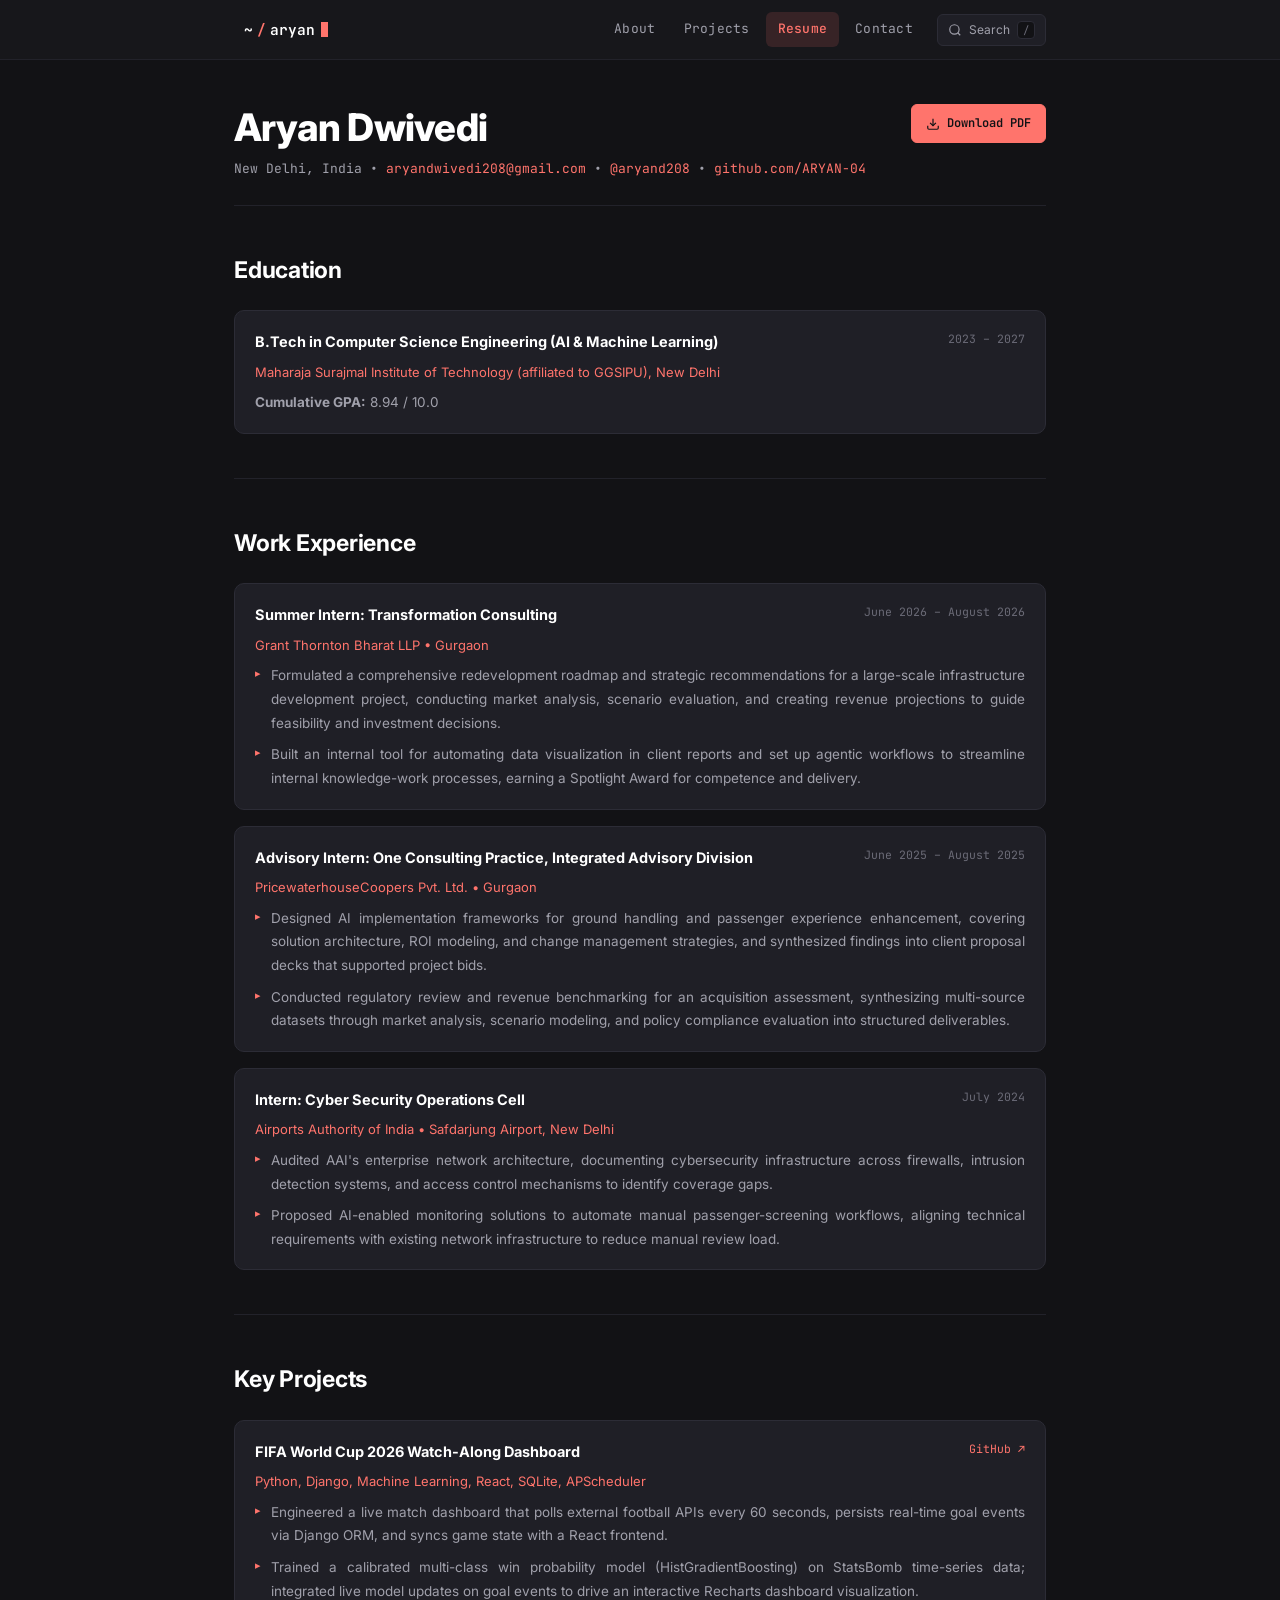
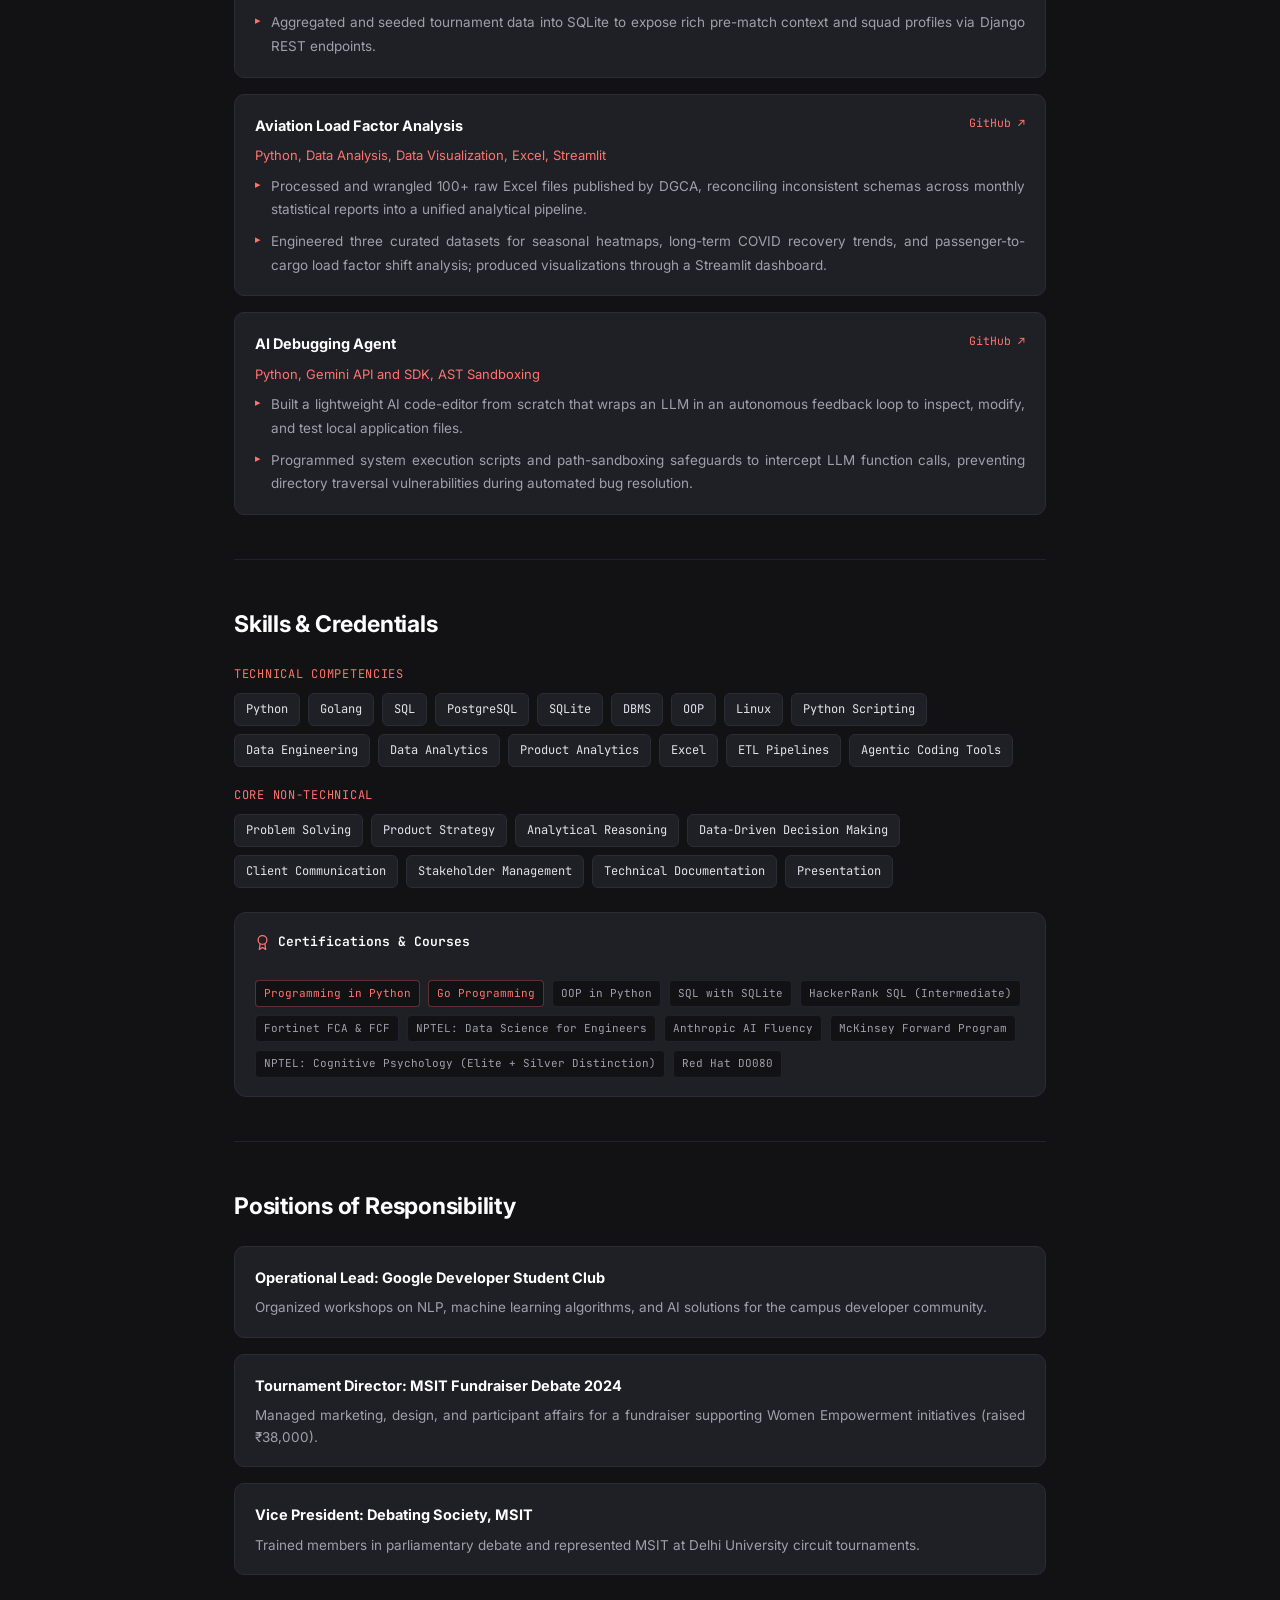
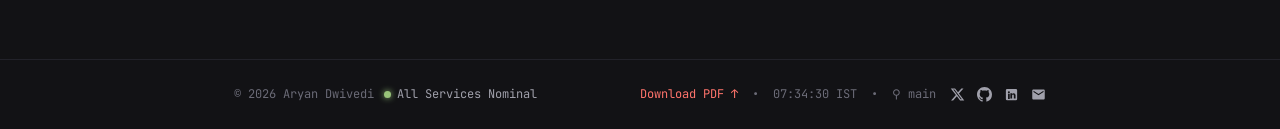
<file: resume.html>
<!DOCTYPE html>
<html lang="en">
<head>
  <meta charset="UTF-8">
  <meta name="viewport" content="width=device-width, initial-scale=1.0">
  <title>Resume | Aryan Dwivedi</title>
  <meta name="description" content="Resume of Aryan Dwivedi. Education at MSIT, technical experience, machine learning coursework, certifications, and skills.">
  <meta name="theme-color" content="#121215">
  <meta name="color-scheme" content="dark light">
  <link rel="canonical" href="https://aryan-04.github.io/resume.html">
  <link rel="icon" type="image/svg+xml" href="cat.svg">

  <!-- Open Graph -->
  <meta property="og:type" content="profile">
  <meta property="og:site_name" content="Aryan Dwivedi">
  <meta property="og:title" content="Resume | Aryan Dwivedi">
  <meta property="og:description" content="Curriculum vitae of Aryan Dwivedi: experience, education, skills, and projects.">
  <meta property="og:url" content="https://aryan-04.github.io/resume.html">
  <meta property="og:image" content="https://aryan-04.github.io/cat.svg">

  <!-- Twitter / X Cards -->
  <meta name="twitter:card" content="summary">
  <meta name="twitter:site" content="@aryand208">
  <meta name="twitter:title" content="Resume | Aryan Dwivedi">
  <meta name="twitter:description" content="Curriculum vitae of Aryan Dwivedi: experience, education, skills, and projects.">
  <meta name="twitter:image" content="https://aryan-04.github.io/cat.svg">

  <!-- Breadcrumb Structured Data -->
  <script type="application/ld+json">
  {
    "@context": "https://schema.org",
    "@type": "BreadcrumbList",
    "itemListElement": [
      {
        "@type": "ListItem",
        "position": 1,
        "name": "Home",
        "item": "https://aryan-04.github.io/"
      },
      {
        "@type": "ListItem",
        "position": 2,
        "name": "Resume",
        "item": "https://aryan-04.github.io/resume.html"
      }
    ]
  }
  </script>

  <link rel="stylesheet" href="style.css">
</head>
<body>

  <!-- Navigation -->
  <header class="top-nav">
    <div class="shell nav-inner">
      <a href="./" class="nav-prompt">
        <span>~</span><span class="slash">/</span><span>aryan</span><span class="cursor-blink"></span>
      </a>
      <div class="nav-right">
        <nav class="main-links" aria-label="Main Navigation">
          <a href="about">About</a>
          <a href="projects">Projects</a>
          <a href="resume">Resume</a>
          <a href="contact">Contact</a>
        </nav>
        <button class="search-trigger" id="palette-trigger" aria-label="Open command palette">
          <svg width="14" height="14" viewBox="0 0 24 24" fill="none" stroke="currentColor" stroke-width="2"><circle cx="11" cy="11" r="8"/><path d="m21 21-4.3-4.3"/></svg>
          <span class="search-label">Search</span>
          <kbd>/</kbd>
        </button>
      </div>
    </div>
  </header>

  <main class="shell">

    <!-- Resume Header -->
    <section style="padding-bottom: 24px;">
      <div style="display:flex;justify-content:space-between;align-items:flex-start;flex-wrap:wrap;gap:16px;">
        <div>
          <h1 class="page-title" style="margin-bottom:8px;">Aryan Dwivedi</h1>
          <p style="color:var(--text-dim);font-family:var(--mono);font-size:13px;">
            New Delhi, India &bull; <a href="mailto:aryandwivedi208@gmail.com">aryandwivedi208@gmail.com</a> &bull; <a href="https://x.com/aryand208" target="_blank" rel="noopener">@aryand208</a> &bull; <a href="https://github.com/ARYAN-04" target="_blank" rel="noopener">github.com/ARYAN-04</a>
          </p>
        </div>
        <div style="display:flex;gap:10px;align-items:center;">
          <a href="resume.pdf" class="btn primary" target="_blank" rel="noopener">
            <svg viewBox="0 0 24 24" fill="none" stroke="currentColor" stroke-width="2"><path d="M21 15v4a2 2 0 0 1-2 2H5a2 2 0 0 1-2-2v-4"/><polyline points="7 10 12 15 17 10"/><line x1="12" x2="12" y1="15" y2="3"/></svg>
            Download PDF
          </a>
        </div>
      </div>
    </section>

    <!-- Education -->
    <section>
      <h2 class="section-heading">Education</h2>

      <div class="timeline-card">
        <div class="timeline-top">
          <span class="timeline-title">B.Tech in Computer Science Engineering (AI &amp; Machine Learning)</span>
          <span class="timeline-date">2023 – 2027</span>
        </div>
        <div class="timeline-org">Maharaja Surajmal Institute of Technology (affiliated to GGSIPU), New Delhi</div>
        <p style="font-size:13.5px;color:var(--text-dim);margin:0;">
          <strong>Cumulative GPA:</strong> 8.94 / 10.0
        </p>
      </div>
    </section>

    <!-- Work Experience -->
    <section>
      <h2 class="section-heading">Work Experience</h2>

      <div class="timeline">

        <!-- Grant Thornton -->
        <div class="timeline-card">
          <div class="timeline-top">
            <span class="timeline-title">Summer Intern: Transformation Consulting</span>
            <span class="timeline-date">June 2026 – August 2026</span>
          </div>
          <div class="timeline-org">Grant Thornton Bharat LLP &bull; Gurgaon</div>
          <ul class="timeline-bullets">
            <li>Formulated a comprehensive redevelopment roadmap and strategic recommendations for a large-scale infrastructure development project, conducting market analysis, scenario evaluation, and creating revenue projections to guide feasibility and investment decisions.</li>
            <li>Built an internal tool for automating data visualization in client reports and set up agentic workflows to streamline internal knowledge-work processes, earning a Spotlight Award for competence and delivery.</li>
          </ul>
        </div>

        <!-- PwC -->
        <div class="timeline-card">
          <div class="timeline-top">
            <span class="timeline-title">Advisory Intern: One Consulting Practice, Integrated Advisory Division</span>
            <span class="timeline-date">June 2025 – August 2025</span>
          </div>
          <div class="timeline-org">PricewaterhouseCoopers Pvt. Ltd. &bull; Gurgaon</div>
          <ul class="timeline-bullets">
            <li>Designed AI implementation frameworks for ground handling and passenger experience enhancement, covering solution architecture, ROI modeling, and change management strategies, and synthesized findings into client proposal decks that supported project bids.</li>
            <li>Conducted regulatory review and revenue benchmarking for an acquisition assessment, synthesizing multi-source datasets through market analysis, scenario modeling, and policy compliance evaluation into structured deliverables.</li>
          </ul>
        </div>

        <!-- AAI -->
        <div class="timeline-card">
          <div class="timeline-top">
            <span class="timeline-title">Intern: Cyber Security Operations Cell</span>
            <span class="timeline-date">July 2024</span>
          </div>
          <div class="timeline-org">Airports Authority of India &bull; Safdarjung Airport, New Delhi</div>
          <ul class="timeline-bullets">
            <li>Audited AAI's enterprise network architecture, documenting cybersecurity infrastructure across firewalls, intrusion detection systems, and access control mechanisms to identify coverage gaps.</li>
            <li>Proposed AI-enabled monitoring solutions to automate manual passenger-screening workflows, aligning technical requirements with existing network infrastructure to reduce manual review load.</li>
          </ul>
        </div>

      </div>
    </section>

    <!-- Key Projects -->
    <section>
      <h2 class="section-heading">Key Projects</h2>

      <div class="timeline">

        <div class="timeline-card">
          <div class="timeline-top">
            <span class="timeline-title">FIFA World Cup 2026 Watch-Along Dashboard</span>
            <span class="timeline-date"><a href="https://github.com/ARYAN-04/fifa-world-cup-2026-dashboard" target="_blank" rel="noopener">GitHub ↗</a></span>
          </div>
          <div class="timeline-org">Python, Django, Machine Learning, React, SQLite, APScheduler</div>
          <ul class="timeline-bullets">
            <li>Engineered a live match dashboard that polls external football APIs every 60 seconds, persists real-time goal events via Django ORM, and syncs game state with a React frontend.</li>
            <li>Trained a calibrated multi-class win probability model (HistGradientBoosting) on StatsBomb time-series data; integrated live model updates on goal events to drive an interactive Recharts dashboard visualization.</li>
            <li>Aggregated and seeded tournament data into SQLite to expose rich pre-match context and squad profiles via Django REST endpoints.</li>
          </ul>
        </div>

        <div class="timeline-card">
          <div class="timeline-top">
            <span class="timeline-title">Aviation Load Factor Analysis</span>
            <span class="timeline-date"><a href="https://github.com/ARYAN-04" target="_blank" rel="noopener">GitHub ↗</a></span>
          </div>
          <div class="timeline-org">Python, Data Analysis, Data Visualization, Excel, Streamlit</div>
          <ul class="timeline-bullets">
            <li>Processed and wrangled 100+ raw Excel files published by DGCA, reconciling inconsistent schemas across monthly statistical reports into a unified analytical pipeline.</li>
            <li>Engineered three curated datasets for seasonal heatmaps, long-term COVID recovery trends, and passenger-to-cargo load factor shift analysis; produced visualizations through a Streamlit dashboard.</li>
          </ul>
        </div>

        <div class="timeline-card">
          <div class="timeline-top">
            <span class="timeline-title">AI Debugging Agent</span>
            <span class="timeline-date"><a href="https://github.com/ARYAN-04" target="_blank" rel="noopener">GitHub ↗</a></span>
          </div>
          <div class="timeline-org">Python, Gemini API and SDK, AST Sandboxing</div>
          <ul class="timeline-bullets">
            <li>Built a lightweight AI code-editor from scratch that wraps an LLM in an autonomous feedback loop to inspect, modify, and test local application files.</li>
            <li>Programmed system execution scripts and path-sandboxing safeguards to intercept LLM function calls, preventing directory traversal vulnerabilities during automated bug resolution.</li>
          </ul>
        </div>

      </div>
    </section>

    <!-- Skills & Certifications -->
    <section>
      <h2 class="section-heading">Skills &amp; Credentials</h2>

      <div class="stack-box" style="margin-bottom: 24px;">
        <div class="stack-group">
          <span class="stack-title">Technical Competencies</span>
          <div class="stack-tags">
            <span class="stack-tag">Python</span>
            <span class="stack-tag">Golang</span>
            <span class="stack-tag">SQL</span>
            <span class="stack-tag">PostgreSQL</span>
            <span class="stack-tag">SQLite</span>
            <span class="stack-tag">DBMS</span>
            <span class="stack-tag">OOP</span>
            <span class="stack-tag">Linux</span>
            <span class="stack-tag">Python Scripting</span>
            <span class="stack-tag">Data Engineering</span>
            <span class="stack-tag">Data Analytics</span>
            <span class="stack-tag">Product Analytics</span>
            <span class="stack-tag">Excel</span>
            <span class="stack-tag">ETL Pipelines</span>
            <span class="stack-tag">Agentic Coding Tools</span>
          </div>
        </div>

        <div class="stack-group">
          <span class="stack-title">Core Non-Technical</span>
          <div class="stack-tags">
            <span class="stack-tag">Problem Solving</span>
            <span class="stack-tag">Product Strategy</span>
            <span class="stack-tag">Analytical Reasoning</span>
            <span class="stack-tag">Data-Driven Decision Making</span>
            <span class="stack-tag">Client Communication</span>
            <span class="stack-tag">Stakeholder Management</span>
            <span class="stack-tag">Technical Documentation</span>
            <span class="stack-tag">Presentation</span>
          </div>
        </div>
      </div>

      <div class="bento-card" style="padding: 18px 20px;">
        <div class="bento-title" style="margin-bottom:12px;">
          <svg viewBox="0 0 24 24" fill="none" stroke="currentColor" stroke-width="2"><circle cx="12" cy="8" r="7"/><polyline points="8.21 13.89 7 23 12 20 17 23 15.79 13.88"/></svg>
          Certifications &amp; Courses
        </div>
        <div class="stack-tags">
          <span class="term-tag highlight">Programming in Python</span>
          <span class="term-tag highlight">Go Programming</span>
          <span class="term-tag">OOP in Python</span>
          <span class="term-tag">SQL with SQLite</span>
          <span class="term-tag">HackerRank SQL (Intermediate)</span>
          <span class="term-tag">Fortinet FCA &amp; FCF</span>
          <span class="term-tag">NPTEL: Data Science for Engineers</span>
          <span class="term-tag">Anthropic AI Fluency</span>
          <span class="term-tag">McKinsey Forward Program</span>
          <span class="term-tag">NPTEL: Cognitive Psychology (Elite + Silver Distinction)</span>
          <span class="term-tag">Red Hat DO080</span>
        </div>
      </div>
    </section>

    <!-- Leadership / PORs -->
    <section class="no-border">
      <h2 class="section-heading">Positions of Responsibility</h2>

      <div class="timeline">
        <div class="timeline-card">
          <div class="timeline-top">
            <span class="timeline-title">Operational Lead: Google Developer Student Club</span>
          </div>
          <p class="term-desc">Organized workshops on NLP, machine learning algorithms, and AI solutions for the campus developer community.</p>
        </div>
        <div class="timeline-card">
          <div class="timeline-top">
            <span class="timeline-title">Tournament Director: MSIT Fundraiser Debate 2024</span>
          </div>
          <p class="term-desc">Managed marketing, design, and participant affairs for a fundraiser supporting Women Empowerment initiatives (raised ₹38,000).</p>
        </div>
        <div class="timeline-card">
          <div class="timeline-top">
            <span class="timeline-title">Vice President: Debating Society, MSIT</span>
          </div>
          <p class="term-desc">Trained members in parliamentary debate and represented MSIT at Delhi University circuit tournaments.</p>
        </div>
      </div>
    </section>

  </main>

  <!-- Footer -->
  <footer class="bottom-bar">
    <div class="shell footer-inner">
      <div class="footer-left">
        <span>&copy; 2026 Aryan Dwivedi</span>
        <span class="status-indicator">
          <span class="status-dot"></span>
          All Services Nominal
        </span>
      </div>
      <div class="footer-right">
        <a href="resume.pdf" target="_blank" rel="noopener" style="color:var(--accent);">Download PDF &uarr;</a>
        <span>&bull;</span>
        <span class="live-clock-time">IST</span>
        <span>&bull;</span>
        <span style="font-family:var(--mono);">⚲ main</span>
        <div class="footer-socials">
          <a href="https://x.com/aryand208" target="_blank" rel="noopener" title="X (@aryand208)">
            <svg viewBox="0 0 24 24" fill="currentColor"><path d="M18.244 2.25h3.308l-7.227 8.26 8.502 11.24H16.17l-5.214-6.817L4.99 21.75H1.68l7.73-8.835L1.254 2.25H8.08l4.713 6.231zm-1.161 17.52h1.833L7.084 4.126H5.117z"/></svg>
          </a>
          <a href="https://github.com/ARYAN-04" target="_blank" rel="noopener" title="GitHub">
            <svg viewBox="0 0 24 24" fill="currentColor"><path d="M12 0C5.37 0 0 5.37 0 12c0 5.31 3.435 9.795 8.205 11.385.6.105.825-.255.825-.57 0-.285-.015-1.23-.015-2.235-3.015.555-3.795-.735-4.035-1.41-.135-.345-.72-1.41-1.23-1.695-.42-.225-1.02-.78-.015-.795.945-.015 1.62.87 1.845 1.23 1.08 1.815 2.805 1.305 3.495.99.105-.78.42-1.305.765-1.605-2.67-.3-5.46-1.335-5.46-5.925 0-1.305.465-2.385 1.23-3.225-.12-.3-.54-1.53.12-3.18 0 0 1.005-.315 3.3 1.23.96-.27 1.98-.405 3-.405s2.04.135 3 .405c2.295-1.56 3.3-1.23 3.3-1.23.66 1.65.24 2.88.12 3.18.765.84 1.23 1.905 1.23 3.225 0 4.605-2.805 5.625-5.475 5.925.435.375.81 1.095.81 2.22 0 1.605-.015 2.895-.015 3.3 0 .315.225.69.825.57A12.02 12.02 0 0 0 24 12c0-6.63-5.37-12-12-12z"/></svg>
          </a>
          <a href="https://linkedin.com/in/aryan-dwivedi-5905a51ba/" target="_blank" rel="noopener" title="LinkedIn">
            <svg viewBox="0 0 24 24" fill="currentColor"><path d="M19 3a2 2 0 0 1 2 2v14a2 2 0 0 1-2 2H5a2 2 0 0 1-2-2V5a2 2 0 0 1 2-2h14m-.5 15.5v-5.3a3.26 3.26 0 0 0-3.26-3.26c-.85 0-1.84.52-2.28 1.3v-1.11h-2.79v8.37h2.79v-4.93c0-.77.62-1.4 1.39-1.4a1.4 1.4 0 0 1 1.4 1.4v4.93h2.75M6.46 10.9v8.37H9.2V10.9H6.46M7.83 6.64a1.64 1.64 0 1 0 0 3.28 1.64 1.64 0 0 0 0-3.28z"/></svg>
          </a>
          <a href="mailto:aryandwivedi208@gmail.com" title="Email">
            <svg viewBox="0 0 24 24" fill="currentColor"><path d="M20 4H4c-1.1 0-2 .9-2 2v12c0 1.1.9 2 2 2h16c1.1 0 2-.9 2-2V6c0-1.1-.9-2-2-2zm0 4l-8 5-8-5V6l8 5 8-5v2z"/></svg>
          </a>
        </div>
      </div>
    </div>
  </footer>

  <script src="main.js"></script>
</body>
</html>
</file>
<file: style.css>
/* ==========================================================================
   PORTFOLIO STYLESHEET: THEMES, JUSTIFIED TYPOGRAPHY, PERFECT ALIGNMENT
   ========================================================================== */

@import url('https://fonts.googleapis.com/css2?family=Inter:wght@300;400;500;600;700;800&family=JetBrains+Mono:ital,wght@0,300;0,400;0,500;0,600;0,700;1,400&display=swap');

:root {
  /* Default: Dark Grey Base with Pastel Red Accent */
  --bg: #121215;
  --base: #18181d;
  --panel: #1f1f26;
  --panel-hover: #272730;
  --panel-glass: rgba(24, 24, 29, 0.88);
  --border: #2c2c36;
  --border-subtle: #22222a;
  
  --text: #e2e2ea;
  --text-bright: #ffffff;
  --text-dim: #a0a0ab;
  --text-muted: #6b6b77;

  /* Default Accent: Pastel Red */
  --accent: #FF746C;
  --accent-soft: rgba(255, 116, 108, 0.14);
  --accent-border: rgba(255, 116, 108, 0.32);
  --accent-contrast: #121215;

  --red: #FF746C;
  --amber: #ffb454;
  --cyan: #88c0d0;
  --green: #98c379;
  --purple: #c678dd;
  --blue: #61afef;

  --sans: 'Inter', -apple-system, BlinkMacSystemFont, 'Segoe UI', Roboto, sans-serif;
  --mono: 'JetBrains Mono', ui-monospace, SFMono-Regular, Menlo, Monaco, Consolas, monospace;

  --radius-sm: 6px;
  --radius-md: 10px;
  --radius-lg: 12px;
  --radius-xl: 16px;

  --nav-height: 60px;
}

/* Theme: Ayu Dark */
[data-theme="ayu-dark"] {
  --bg: #0b0e14;
  --base: #0f131a;
  --panel: #151a22;
  --panel-hover: #1c222c;
  --panel-glass: rgba(15, 19, 26, 0.9);
  --border: #232a36;
  --border-subtle: #19202a;
  --text: #e6e1cf;
  --text-bright: #ffffff;
  --text-dim: #959da6;
  --text-muted: #5c6773;
}

/* Theme: Nord */
[data-theme="nord"] {
  --bg: #242933;
  --base: #2e3440;
  --panel: #3b4252;
  --panel-hover: #434c5e;
  --panel-glass: rgba(46, 52, 64, 0.9);
  --border: #4c566a;
  --border-subtle: #353c4a;
  --text: #eceff4;
  --text-bright: #ffffff;
  --text-dim: #d8dee9;
  --text-muted: #7b88a1;
}

/* Theme: Light */
[data-theme="zed-light"] {
  --bg: #f4f5f8;
  --base: #ffffff;
  --panel: #ffffff;
  --panel-hover: #f0f2f6;
  --panel-glass: rgba(255, 255, 255, 0.92);
  --border: #d8dce2;
  --border-subtle: #e6e9ee;
  --text: #2c313a;
  --text-bright: #181a1f;
  --text-dim: #5c6370;
  --text-muted: #828997;
  --accent-contrast: #ffffff;
}

/* --------------------------------------------------------------------------
   RESETS & JUSTIFIED TYPOGRAPHY
   -------------------------------------------------------------------------- */
*, *::before, *::after {
  box-sizing: border-box;
  margin: 0;
  padding: 0;
}

html {
  scroll-behavior: smooth;
  color-scheme: dark;
}

[data-theme="zed-light"] html {
  color-scheme: light;
}

@media (prefers-reduced-motion: reduce) {
  html { scroll-behavior: auto; }
  *, *::before, *::after {
    animation-duration: 0.001ms !important;
    transition-duration: 0.001ms !important;
  }
}

body {
  background-color: var(--bg);
  color: var(--text);
  font-family: var(--sans);
  font-size: 15px;
  line-height: 1.75;
  min-height: 100vh;
  position: relative;
  overflow-x: hidden;
  -webkit-font-smoothing: antialiased;
  -moz-osx-font-smoothing: grayscale;
}

/* Crisp dot-grid pattern with visible contrast & smooth toggle */
body::before {
  content: '';
  position: fixed;
  inset: 0;
  background-image: radial-gradient(circle, rgba(255, 255, 255, 0.16) 1.25px, transparent 1.25px);
  background-size: 24px 24px;
  opacity: 0;
  pointer-events: none;
  z-index: 0;
  transition: opacity 0.25s ease;
}

body.bg-effect-on::before {
  opacity: 1;
}

[data-theme="zed-light"] body::before {
  background-image: radial-gradient(circle, rgba(0, 0, 0, 0.14) 1.25px, transparent 1.25px);
}

/* Justified Body Text & Perfectly Aligned Paragraphs */
p {
  text-align: justify;
  text-justify: inter-word;
  hyphens: none;
  -webkit-hyphens: none;
  word-break: normal;
  overflow-wrap: break-word;
}

a {
  color: var(--accent);
  text-decoration: none;
  transition: color 0.15s ease, opacity 0.15s ease;
}

a:hover {
  opacity: 0.85;
}

button, input, textarea {
  font-family: inherit;
}

::selection {
  background: var(--accent);
  color: var(--accent-contrast);
}

:focus-visible {
  outline: 2px solid var(--accent);
  outline-offset: 2px;
}

/* Container Shell: Full Grid Alignment */
.shell {
  max-width: 860px;
  margin: 0 auto;
  padding: 0 24px;
  position: relative;
  z-index: 1;
}

@media (max-width: 600px) {
  .shell {
    padding: 0 16px;
  }
}

/* --------------------------------------------------------------------------
   NAVIGATION BAR
   -------------------------------------------------------------------------- */
header.top-nav {
  position: sticky;
  top: 0;
  z-index: 100;
  background: var(--panel-glass);
  backdrop-filter: blur(14px);
  -webkit-backdrop-filter: blur(14px);
  border-bottom: 1px solid var(--border-subtle);
  height: var(--nav-height);
  display: flex;
  align-items: center;
  transition: background 0.2s ease, border-color 0.2s ease;
}

.nav-inner {
  display: flex;
  align-items: center;
  justify-content: space-between;
  width: 100%;
}

.nav-prompt {
  display: inline-flex;
  align-items: center;
  gap: 4px;
  font-family: var(--mono);
  font-size: 14.5px;
  font-weight: 600;
  color: var(--text-bright);
  text-decoration: none;
  padding: 6px 10px;
  border-radius: var(--radius-sm);
  transition: background 0.15s;
}

.nav-prompt:hover {
  background: var(--panel-hover);
}

.nav-prompt .slash {
  color: var(--accent);
}

.nav-prompt .cursor-blink {
  display: inline-block;
  width: 7px;
  height: 15px;
  background: var(--accent);
  margin-left: 2px;
  animation: cursorBlink 1s infinite step-start;
  vertical-align: middle;
}

@keyframes cursorBlink {
  0%, 100% { opacity: 1; }
  50% { opacity: 0; }
}

.nav-right {
  display: flex;
  align-items: center;
  gap: 6px;
}

nav.main-links {
  display: flex;
  align-items: center;
  gap: 4px;
}

nav.main-links a {
  font-family: var(--mono);
  font-size: 13px;
  color: var(--text-dim);
  text-decoration: none;
  padding: 6px 12px;
  border-radius: var(--radius-sm);
  letter-spacing: 0.02em;
  transition: all 0.15s ease;
}

nav.main-links a:hover {
  color: var(--text-bright);
  background: var(--panel-hover);
}

nav.main-links a.active {
  color: var(--accent);
  background: var(--accent-soft);
  font-weight: 500;
}

/* Palette Search Trigger */
.search-trigger {
  display: flex;
  align-items: center;
  gap: 7px;
  background: var(--panel);
  border: 1px solid var(--border);
  color: var(--text-dim);
  font-family: var(--sans);
  font-size: 12px;
  padding: 6px 10px;
  border-radius: var(--radius-sm);
  cursor: pointer;
  margin-left: 6px;
  transition: all 0.15s ease;
}

.search-trigger:hover {
  border-color: var(--accent);
  color: var(--text-bright);
  background: var(--panel-hover);
}

.search-trigger kbd {
  font-family: var(--mono);
  font-size: 10.5px;
  background: var(--bg);
  border: 1px solid var(--border);
  border-radius: 4px;
  padding: 1px 5px;
  color: var(--text-muted);
}

@media (max-width: 640px) {
  .search-trigger .search-label { display: none; }
  nav.main-links a { padding: 5px 8px; font-size: 12px; }
  .nav-prompt { font-size: 13.5px; }
}

@media (max-width: 420px) {
  nav.main-links a { padding: 5px 6px; font-size: 11.5px; }
}

/* --------------------------------------------------------------------------
   SECTIONS & TITLES
   -------------------------------------------------------------------------- */
main {
  padding-bottom: 60px;
}

section {
  padding: 44px 0;
  border-bottom: 1px solid var(--border-subtle);
}

section.no-border, section:last-of-type {
  border-bottom: none;
}

h1.page-title {
  font-size: clamp(28px, 4.2vw, 38px);
  font-weight: 800;
  color: var(--text-bright);
  line-height: 1.22;
  margin-bottom: 16px;
  letter-spacing: -0.02em;
}

h2.section-heading {
  font-size: clamp(19px, 2.8vw, 23px);
  font-weight: 700;
  color: var(--text-bright);
  margin-bottom: 20px;
  display: flex;
  align-items: center;
  justify-content: space-between;
  letter-spacing: -0.01em;
}

.section-sublink {
  font-family: var(--mono);
  font-size: 12px;
  color: var(--accent);
  border-bottom: 1px dashed var(--accent-border);
  padding-bottom: 1px;
}

.section-sublink:hover {
  border-bottom-style: solid;
}

/* --------------------------------------------------------------------------
   HERO SECTION
   -------------------------------------------------------------------------- */
.hero {
  padding-top: 50px;
  padding-bottom: 40px;
}

.hero-title {
  font-size: clamp(30px, 4.8vw, 44px);
  font-weight: 800;
  color: var(--text-bright);
  line-height: 1.18;
  margin-bottom: 18px;
  letter-spacing: -0.02em;
}

.hero-title .accent {
  color: var(--accent);
}

.hero-lead {
  font-size: 15.5px;
  color: var(--text-dim);
  width: 100%;
  max-width: 100%;
  line-height: 1.85;
  margin-bottom: 24px;
  text-align: justify;
  text-justify: inter-word;
  hyphens: none;
  -webkit-hyphens: none;
}

.hero-lead a {
  color: var(--text);
  border-bottom: 1px dashed var(--accent);
}

.hero-lead a:hover {
  color: var(--accent);
  border-bottom-style: solid;
}

.hero-actions {
  display: flex;
  flex-wrap: wrap;
  gap: 10px;
  align-items: center;
  width: 100%;
}

/* Buttons */
.btn {
  display: inline-flex;
  align-items: center;
  gap: 7px;
  font-family: var(--mono);
  font-size: 12px;
  font-weight: 500;
  padding: 8px 14px;
  border-radius: var(--radius-sm);
  border: 1px solid var(--border);
  background: var(--panel);
  color: var(--text);
  cursor: pointer;
  transition: all 0.15s ease;
  text-decoration: none;
}

.btn:hover {
  border-color: var(--accent);
  color: var(--accent);
  background: var(--panel-hover);
}

.btn.primary {
  background: var(--accent);
  border-color: var(--accent);
  color: var(--accent-contrast);
  font-weight: 600;
}

.btn.primary:hover {
  filter: brightness(1.08);
  opacity: 1;
}

.btn svg {
  width: 14px;
  height: 14px;
  flex-shrink: 0;
}

/* --------------------------------------------------------------------------
   TERMINAL CARDS & DYNAMIC REPOSITORIES (2-COLUMN BALANCED GRID)
   -------------------------------------------------------------------------- */
.projects-grid {
  display: grid;
  grid-template-columns: repeat(2, minmax(0, 1fr));
  gap: 18px;
  width: 100%;
}

@media (max-width: 720px) {
  .projects-grid {
    grid-template-columns: 1fr;
  }
}

.term-card {
  background: var(--panel);
  border: 1px solid var(--border);
  border-radius: var(--radius-lg);
  overflow: hidden;
  display: flex;
  flex-direction: column;
  min-width: 0;
  transition: transform 0.2s ease, border-color 0.2s ease, box-shadow 0.2s ease;
}

.term-card:hover {
  border-color: var(--accent);
  transform: translateY(-2px);
  box-shadow: 0 10px 24px rgba(0, 0, 0, 0.3);
}

.term-header {
  background: rgba(0, 0, 0, 0.2);
  border-bottom: 1px solid var(--border-subtle);
  padding: 10px 14px;
  display: flex;
  align-items: center;
  justify-content: space-between;
}

.term-dots {
  display: flex;
  gap: 6px;
}

.term-dot {
  width: 9px;
  height: 9px;
  border-radius: 50%;
}

.term-dot.red { background: #e06c75; }
.term-dot.yellow { background: #e5c07b; }
.term-dot.green { background: #98c379; }

.term-stars {
  font-family: var(--mono);
  font-size: 11px;
  color: var(--text-dim);
  display: flex;
  align-items: center;
  gap: 4px;
}

.term-body {
  padding: 16px 18px;
  display: flex;
  flex-direction: column;
  flex: 1;
  gap: 10px;
}

.term-title {
  font-family: var(--mono);
  font-size: 14px;
  font-weight: 600;
  color: var(--accent);
  display: flex;
  align-items: center;
  justify-content: space-between;
}

.term-title a {
  color: var(--text-bright);
}

.term-title a:hover {
  color: var(--accent);
}

.term-repo-path {
  font-family: var(--mono);
  font-size: 12px;
  color: var(--text-muted);
}

.term-repo-path span {
  color: var(--accent);
}

.term-desc {
  font-size: 13.5px;
  color: var(--text-dim);
  line-height: 1.65;
  text-align: justify;
  text-justify: inter-word;
  hyphens: none;
  -webkit-hyphens: none;
  flex: 1;
}

.term-tags {
  display: flex;
  flex-wrap: wrap;
  gap: 6px;
  margin-top: 4px;
}

.term-tag {
  font-family: var(--mono);
  font-size: 11px;
  background: var(--bg);
  border: 1px solid var(--border-subtle);
  padding: 3px 8px;
  border-radius: 4px;
  color: var(--text-dim);
}

.term-tag.highlight {
  color: var(--accent);
  border-color: var(--accent-border);
}

/* --------------------------------------------------------------------------
   EXPANDED BENTO SECTION: THEME PICKER & LOCATION WIDGETS
   -------------------------------------------------------------------------- */
.bento-row {
  display: grid;
  grid-template-columns: repeat(2, minmax(0, 1fr));
  gap: 18px;
  margin-top: 20px;
  width: 100%;
}

@media (max-width: 740px) {
  .bento-row {
    grid-template-columns: 1fr;
  }
}

.bento-card {
  background: var(--panel);
  border: 1px solid var(--border);
  border-radius: var(--radius-lg);
  padding: 20px;
  display: flex;
  flex-direction: column;
  gap: 14px;
  position: relative;
  overflow: hidden;
  min-width: 0;
}

.bento-header {
  display: flex;
  align-items: center;
  justify-content: space-between;
}

.bento-title {
  font-family: var(--mono);
  font-size: 13px;
  font-weight: 600;
  color: var(--text-bright);
  display: flex;
  align-items: center;
  gap: 8px;
}

.bento-title svg {
  width: 15px;
  height: 15px;
  color: var(--accent);
}

/* Themes UI */
.theme-flavors {
  display: grid;
  grid-template-columns: repeat(4, 1fr);
  gap: 6px;
  background: var(--bg);
  padding: 4px;
  border-radius: var(--radius-sm);
  border: 1px solid var(--border-subtle);
}

.flavor-btn {
  background: transparent;
  border: none;
  color: var(--text-dim);
  font-family: var(--mono);
  font-size: 11.5px;
  padding: 6px 0;
  border-radius: 4px;
  cursor: pointer;
  transition: all 0.15s ease;
}

.flavor-btn:hover {
  color: var(--text-bright);
}

.flavor-btn.active {
  background: var(--panel);
  color: var(--accent);
  font-weight: 600;
  box-shadow: 0 2px 5px rgba(0, 0, 0, 0.25);
}

.color-swatches {
  display: flex;
  flex-wrap: wrap;
  gap: 10px;
  justify-content: flex-start;
}

.swatch-btn {
  width: 24px;
  height: 24px;
  border-radius: 6px;
  border: 2px solid transparent;
  cursor: pointer;
  transition: transform 0.15s ease, border-color 0.15s ease;
  position: relative;
}

.swatch-btn:hover {
  transform: scale(1.15);
}

.swatch-btn.active {
  border-color: var(--text-bright);
  transform: scale(1.12);
}

.bg-effect-toggle {
  display: flex;
  align-items: center;
  justify-content: space-between;
  font-family: var(--mono);
  font-size: 12px;
  color: var(--text-dim);
  padding-top: 8px;
  border-top: 1px solid var(--border-subtle);
}

.toggle-label {
  display: flex;
  align-items: center;
  gap: 8px;
  cursor: pointer;
}

.toggle-checkbox {
  width: 15px;
  height: 15px;
  accent-color: var(--accent);
  cursor: pointer;
}

/* Location Card UI */
.location-map-container {
  height: 110px;
  border-radius: var(--radius-md);
  background: var(--bg);
  border: 1px solid var(--border-subtle);
  position: relative;
  overflow: hidden;
  display: flex;
  align-items: center;
  justify-content: center;
}

.location-map-svg {
  width: 100%;
  height: 100%;
  opacity: 0.35;
  object-fit: cover;
}

.location-marker {
  position: absolute;
  top: 48%;
  left: 50%;
  transform: translate(-50%, -50%);
  display: flex;
  flex-direction: column;
  align-items: center;
}

.marker-pulse {
  width: 12px;
  height: 12px;
  background: var(--accent);
  border-radius: 50%;
  position: relative;
}

.marker-pulse::after {
  content: '';
  position: absolute;
  inset: -5px;
  border: 2px solid var(--accent);
  border-radius: 50%;
  animation: pulseRadar 2s infinite ease-out;
}

@keyframes pulseRadar {
  0% { transform: scale(0.6); opacity: 1; }
  100% { transform: scale(2.2); opacity: 0; }
}

.marker-tag {
  margin-top: 6px;
  font-family: var(--mono);
  font-size: 10.5px;
  font-weight: 600;
  background: var(--panel);
  border: 1px solid var(--border);
  padding: 2px 7px;
  border-radius: 4px;
  color: var(--text-bright);
  white-space: nowrap;
}

.location-footer {
  display: flex;
  align-items: center;
  justify-content: space-between;
  font-family: var(--mono);
  font-size: 12px;
  color: var(--text-dim);
}

.live-clock {
  display: inline-flex;
  align-items: center;
  gap: 5px;
  color: var(--accent);
  font-weight: 500;
}

/* --------------------------------------------------------------------------
   RECENT COMMITS & GITHUB STATS
   -------------------------------------------------------------------------- */
.activity-grid {
  display: grid;
  grid-template-columns: repeat(2, minmax(0, 1fr));
  gap: 18px;
  margin-top: 18px;
  width: 100%;
}

@media (max-width: 720px) {
  .activity-grid {
    grid-template-columns: 1fr;
  }
}

.activity-card {
  background: var(--panel);
  border: 1px solid var(--border);
  border-radius: var(--radius-lg);
  padding: 20px;
  display: flex;
  flex-direction: column;
  gap: 12px;
  min-width: 0;
  overflow: hidden;
}

.commit-list {
  display: flex;
  flex-direction: column;
  gap: 8px;
  font-family: var(--mono);
  font-size: 12px;
  min-width: 0;
}

.commit-item {
  display: flex;
  justify-content: space-between;
  align-items: center;
  gap: 10px;
  padding: 6px 0;
  border-bottom: 1px solid var(--border-subtle);
  min-width: 0;
  width: 100%;
}

.commit-item:last-child {
  border-bottom: none;
}

.commit-msg {
  color: var(--text-dim);
  overflow: hidden;
  text-overflow: ellipsis;
  white-space: nowrap;
  min-width: 0;
  flex: 1;
}

.commit-msg span.scope {
  color: var(--accent);
}

.commit-diff {
  white-space: nowrap;
  font-size: 11px;
  flex-shrink: 0;
}

/* Language Bars */
.lang-distribution {
  display: flex;
  height: 8px;
  border-radius: 4px;
  overflow: hidden;
  background: var(--bg);
  margin: 6px 0 10px;
}

.lang-seg {
  height: 100%;
  transition: width 0.3s ease;
}

.lang-chips {
  display: flex;
  flex-wrap: wrap;
  gap: 8px 12px;
  font-family: var(--mono);
  font-size: 11.5px;
}

.lang-chip-item {
  display: flex;
  align-items: center;
  gap: 6px;
  color: var(--text-dim);
}

.lang-dot {
  width: 8px;
  height: 8px;
  border-radius: 50%;
}

/* --------------------------------------------------------------------------
   ABOUT SECTION & AVATAR (CAT SILHOUETTE IN ACCENT CIRCLE)
   -------------------------------------------------------------------------- */
.bio-top {
  display: flex;
  align-items: center;
  gap: 32px;
  width: 100%;
}

@media (max-width: 680px) {
  .bio-top {
    flex-direction: column;
    align-items: center;
    gap: 20px;
  }
}

.avatar-circle {
  width: 124px;
  height: 124px;
  min-width: 124px;
  border-radius: 50%;
  background: var(--accent);
  color: var(--accent-contrast);
  display: flex;
  align-items: center;
  justify-content: center;
  flex-shrink: 0;
  box-shadow: 0 4px 16px rgba(0, 0, 0, 0.25);
  transition: transform 0.2s ease;
}

.avatar-circle:hover {
  transform: scale(1.05);
}

.avatar-circle .avatar-svg {
  width: 82px;
  height: 82px;
  color: var(--accent-contrast);
}

.bio-prose {
  display: flex;
  flex-direction: column;
  gap: 14px;
  flex: 1;
}

.bio-prose p {
  color: var(--text-dim);
  font-size: 15px;
  line-height: 1.8;
  text-align: justify;
  text-justify: inter-word;
  hyphens: none;
  -webkit-hyphens: none;
}

/* Full Width Facts Grid spanning flush across the container */
.facts-grid {
  display: grid;
  grid-template-columns: repeat(5, 1fr);
  gap: 14px;
  background: var(--panel);
  border: 1px solid var(--border);
  border-radius: var(--radius-md);
  padding: 16px 20px;
  width: 100%;
  margin-top: 28px;
}

@media (max-width: 768px) {
  .facts-grid {
    grid-template-columns: repeat(3, 1fr);
    gap: 14px;
  }
}

@media (max-width: 520px) {
  .facts-grid {
    grid-template-columns: 1fr;
    gap: 10px;
  }
}

.fact-item {
  display: flex;
  flex-direction: column;
  gap: 4px;
}

.fact-k {
  font-family: var(--mono);
  font-size: 11px;
  color: var(--text-muted);
  text-transform: uppercase;
  letter-spacing: 0.06em;
}

.fact-v {
  font-size: 13.5px;
  font-weight: 600;
  color: var(--text-bright);
}

.fact-k {
  font-family: var(--mono);
  font-size: 11px;
  color: var(--text-muted);
  text-transform: uppercase;
}

.fact-v {
  font-weight: 600;
  color: var(--text-bright);
}

/* Timeline Cards */
.timeline {
  display: flex;
  flex-direction: column;
  gap: 16px;
  margin-top: 14px;
  width: 100%;
}

.timeline-card {
  background: var(--panel);
  border: 1px solid var(--border);
  border-radius: var(--radius-md);
  padding: 18px 20px;
  transition: border-color 0.15s;
  width: 100%;
}

.timeline-card:hover {
  border-color: var(--accent);
}

.timeline-top {
  display: flex;
  justify-content: space-between;
  align-items: flex-start;
  flex-wrap: wrap;
  gap: 8px;
  margin-bottom: 6px;
}

.timeline-title {
  font-size: 14.5px;
  font-weight: 700;
  color: var(--text-bright);
}

.timeline-date {
  font-family: var(--mono);
  font-size: 11.5px;
  color: var(--text-muted);
}

.timeline-org {
  font-size: 13px;
  color: var(--accent);
  margin-bottom: 8px;
}

.timeline-bullets {
  list-style: none;
  display: flex;
  flex-direction: column;
  gap: 8px;
}

.timeline-bullets li {
  position: relative;
  padding-left: 16px;
  font-size: 13.5px;
  color: var(--text-dim);
  line-height: 1.75;
  text-align: justify;
  text-justify: inter-word;
  hyphens: none;
  -webkit-hyphens: none;
}

.timeline-bullets li::before {
  content: '▸';
  position: absolute;
  left: 0;
  color: var(--accent);
  font-size: 11px;
}

/* Skills Category Chips */
.stack-box {
  display: flex;
  flex-direction: column;
  gap: 18px;
  margin-top: 14px;
  width: 100%;
}

.stack-group {
  display: flex;
  flex-direction: column;
  gap: 8px;
}

.stack-title {
  font-family: var(--mono);
  font-size: 12px;
  color: var(--accent);
  text-transform: uppercase;
  letter-spacing: 0.06em;
}

.stack-tags {
  display: flex;
  flex-wrap: wrap;
  gap: 8px;
}

.stack-tag {
  font-family: var(--mono);
  font-size: 12px;
  background: var(--panel);
  border: 1px solid var(--border);
  padding: 5px 11px;
  border-radius: var(--radius-sm);
  color: var(--text);
  transition: all 0.15s;
}

.stack-tag:hover {
  border-color: var(--accent);
  color: var(--accent);
}

/* --------------------------------------------------------------------------
   CONTACT PAGE
   -------------------------------------------------------------------------- */
.contact-section {
  padding-top: 36px;
  width: 100%;
}

.contact-lead {
  font-size: 15.5px;
  color: var(--text-dim);
  width: 100%;
  max-width: 100%;
  line-height: 1.85;
  margin-bottom: 28px;
  text-align: justify;
  text-justify: inter-word;
  hyphens: none;
  -webkit-hyphens: none;
}

.contact-links-list {
  display: flex;
  flex-direction: column;
  gap: 6px;
  width: 100%;
}

.contact-row-btn {
  display: flex;
  align-items: center;
  justify-content: space-between;
  padding: 15px 18px;
  background: var(--panel);
  border: 1px solid var(--border);
  border-radius: var(--radius-md);
  text-decoration: none;
  color: var(--text);
  transition: all 0.15s ease;
  cursor: pointer;
  width: 100%;
}

.contact-row-btn:hover {
  background: var(--panel-hover);
  border-color: var(--accent);
  transform: translateX(4px);
}

.contact-k {
  font-family: var(--mono);
  font-size: 12px;
  font-weight: 500;
  color: var(--text-muted);
  letter-spacing: 0.08em;
  text-transform: uppercase;
}

.contact-v {
  font-size: 14.5px;
  font-weight: 600;
  color: var(--text-bright);
  display: flex;
  align-items: center;
  gap: 6px;
}

.contact-v svg {
  width: 14px;
  height: 14px;
  color: var(--text-muted);
  transition: transform 0.15s;
}

.contact-row-btn:hover .contact-v svg {
  transform: translate(2px, -2px);
  color: var(--accent);
}

/* --------------------------------------------------------------------------
   FOOTER
   -------------------------------------------------------------------------- */
footer.bottom-bar {
  margin-top: 40px;
  padding: 24px 0;
  border-top: 1px solid var(--border-subtle);
  font-family: var(--mono);
  font-size: 12px;
  color: var(--text-muted);
  width: 100%;
}

.footer-inner {
  display: flex;
  align-items: center;
  justify-content: space-between;
  flex-wrap: wrap;
  gap: 14px;
}

.footer-left {
  display: flex;
  align-items: center;
  gap: 10px;
}

.status-indicator {
  display: inline-flex;
  align-items: center;
  gap: 6px;
  color: var(--text-dim);
}

.status-dot {
  width: 7px;
  height: 7px;
  border-radius: 50%;
  background: var(--green);
  box-shadow: 0 0 6px var(--green);
}

.footer-right {
  display: flex;
  align-items: center;
  gap: 14px;
}

.footer-socials {
  display: flex;
  align-items: center;
  gap: 12px;
}

.footer-socials a {
  color: var(--text-dim);
  display: flex;
  align-items: center;
}

.footer-socials a:hover {
  color: var(--accent);
}

.footer-socials svg {
  width: 15px;
  height: 15px;
}

/* --------------------------------------------------------------------------
   COMMAND PALETTE MODAL
   -------------------------------------------------------------------------- */
.palette-overlay {
  position: fixed;
  inset: 0;
  background: rgba(10, 10, 14, 0.75);
  backdrop-filter: blur(8px);
  -webkit-backdrop-filter: blur(8px);
  display: flex;
  align-items: flex-start;
  justify-content: center;
  padding-top: 12vh;
  z-index: 1000;
  opacity: 0;
  pointer-events: none;
  transition: opacity 0.15s ease;
}

.palette-overlay.open {
  opacity: 1;
  pointer-events: auto;
}

.palette-modal {
  width: 100%;
  max-width: 560px;
  margin: 0 16px;
  background: var(--panel);
  border: 1px solid var(--border);
  border-radius: var(--radius-xl);
  box-shadow: 0 20px 50px rgba(0, 0, 0, 0.6);
  overflow: hidden;
  transform: translateY(-8px) scale(0.98);
  transition: transform 0.15s ease;
}

.palette-overlay.open .palette-modal {
  transform: translateY(0) scale(1);
}

.palette-input-box {
  display: flex;
  align-items: center;
  gap: 12px;
  padding: 14px 18px;
  border-bottom: 1px solid var(--border);
}

.palette-input-box svg {
  width: 18px;
  height: 18px;
  color: var(--text-dim);
  flex-shrink: 0;
}

#palette-input {
  flex: 1;
  background: transparent;
  border: none;
  outline: none;
  color: var(--text-bright);
  font-size: 14.5px;
}

#palette-input::placeholder {
  color: var(--text-muted);
}

.palette-esc {
  font-family: var(--mono);
  font-size: 11px;
  background: var(--bg);
  border: 1px solid var(--border);
  border-radius: 4px;
  padding: 2px 6px;
  color: var(--text-muted);
}

.palette-results {
  max-height: 360px;
  overflow-y: auto;
  padding: 8px;
}

.palette-group-title {
  font-family: var(--mono);
  font-size: 11px;
  text-transform: uppercase;
  letter-spacing: 0.08em;
  color: var(--text-muted);
  padding: 6px 10px 4px;
}

.palette-row {
  display: flex;
  align-items: center;
  gap: 10px;
  padding: 9px 12px;
  border-radius: var(--radius-md);
  cursor: pointer;
  color: var(--text);
  transition: all 0.1s ease;
}

.palette-row svg {
  width: 15px;
  height: 15px;
  color: var(--text-dim);
  flex-shrink: 0;
}

.palette-row .palette-label {
  flex: 1;
  font-size: 13.5px;
}

.palette-row .palette-badge {
  font-family: var(--mono);
  font-size: 10.5px;
  color: var(--text-muted);
}

.palette-row.selected, .palette-row:hover {
  background: var(--accent-soft);
  color: var(--text-bright);
}

.palette-row.selected svg, .palette-row:hover svg {
  color: var(--accent);
}

.palette-empty {
  padding: 24px;
  text-align: center;
  color: var(--text-dim);
  font-size: 13.5px;
}

/* Toast notification */
.toast-notice {
  position: fixed;
  bottom: 20px;
  right: 20px;
  background: var(--panel);
  border: 1px solid var(--accent);
  color: var(--text-bright);
  padding: 9px 16px;
  border-radius: var(--radius-md);
  font-family: var(--mono);
  font-size: 12.5px;
  box-shadow: 0 8px 24px rgba(0, 0, 0, 0.4);
  z-index: 2000;
  transform: translateY(20px);
  opacity: 0;
  transition: all 0.2s ease;
  pointer-events: none;
}

.toast-notice.show {
  transform: translateY(0);
  opacity: 1;
}
</file>
